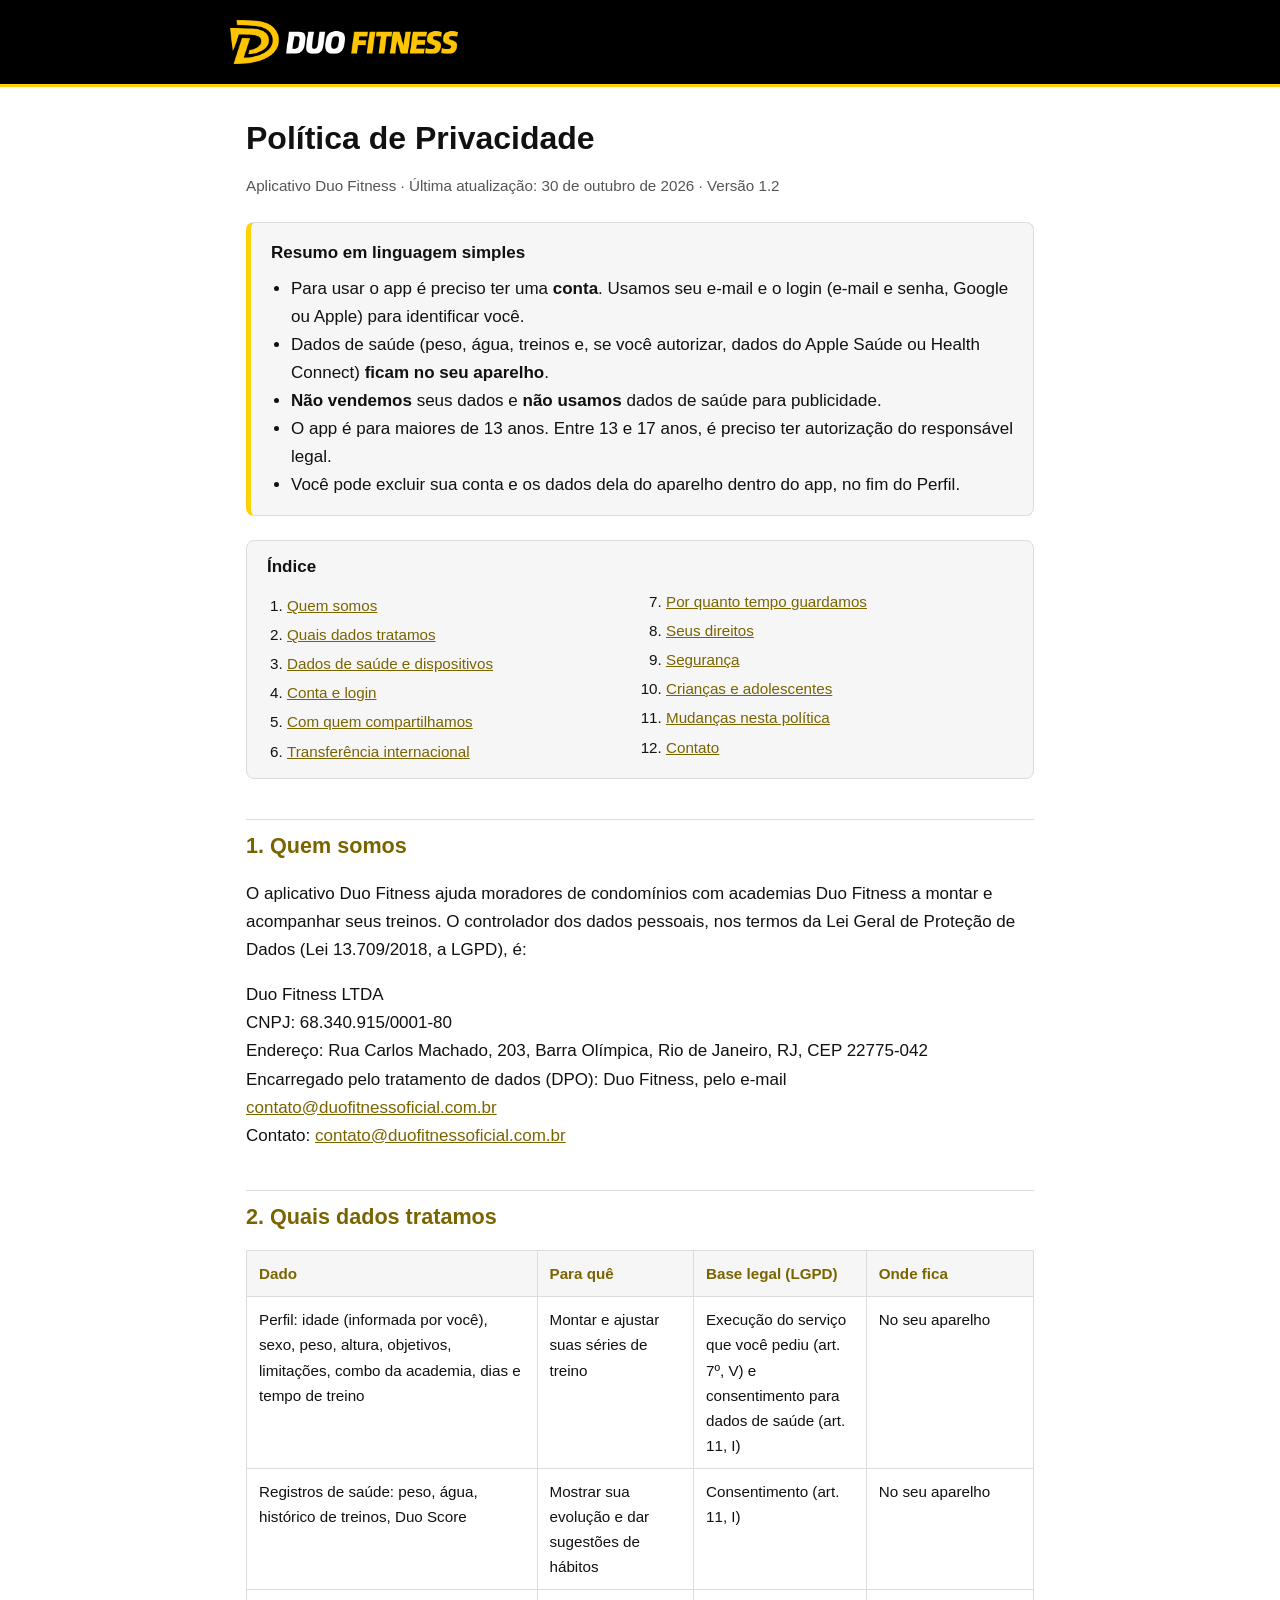
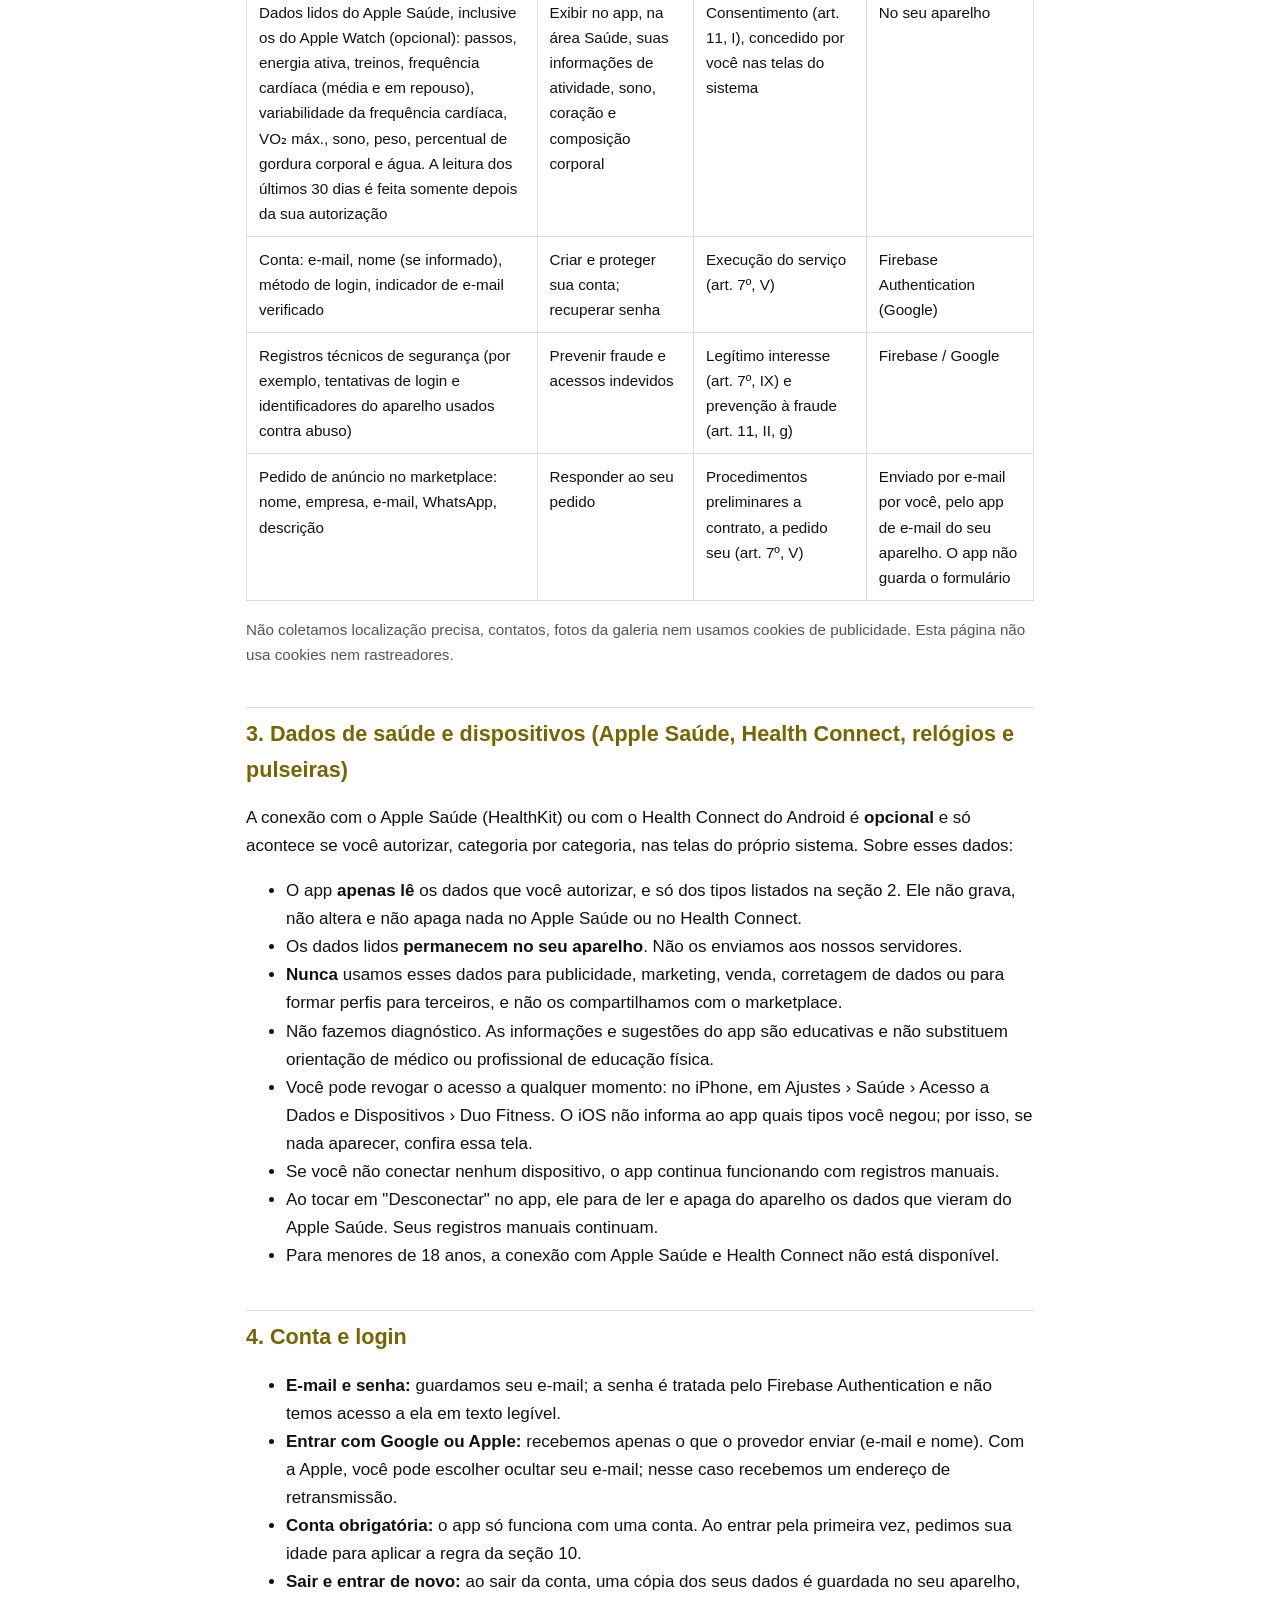
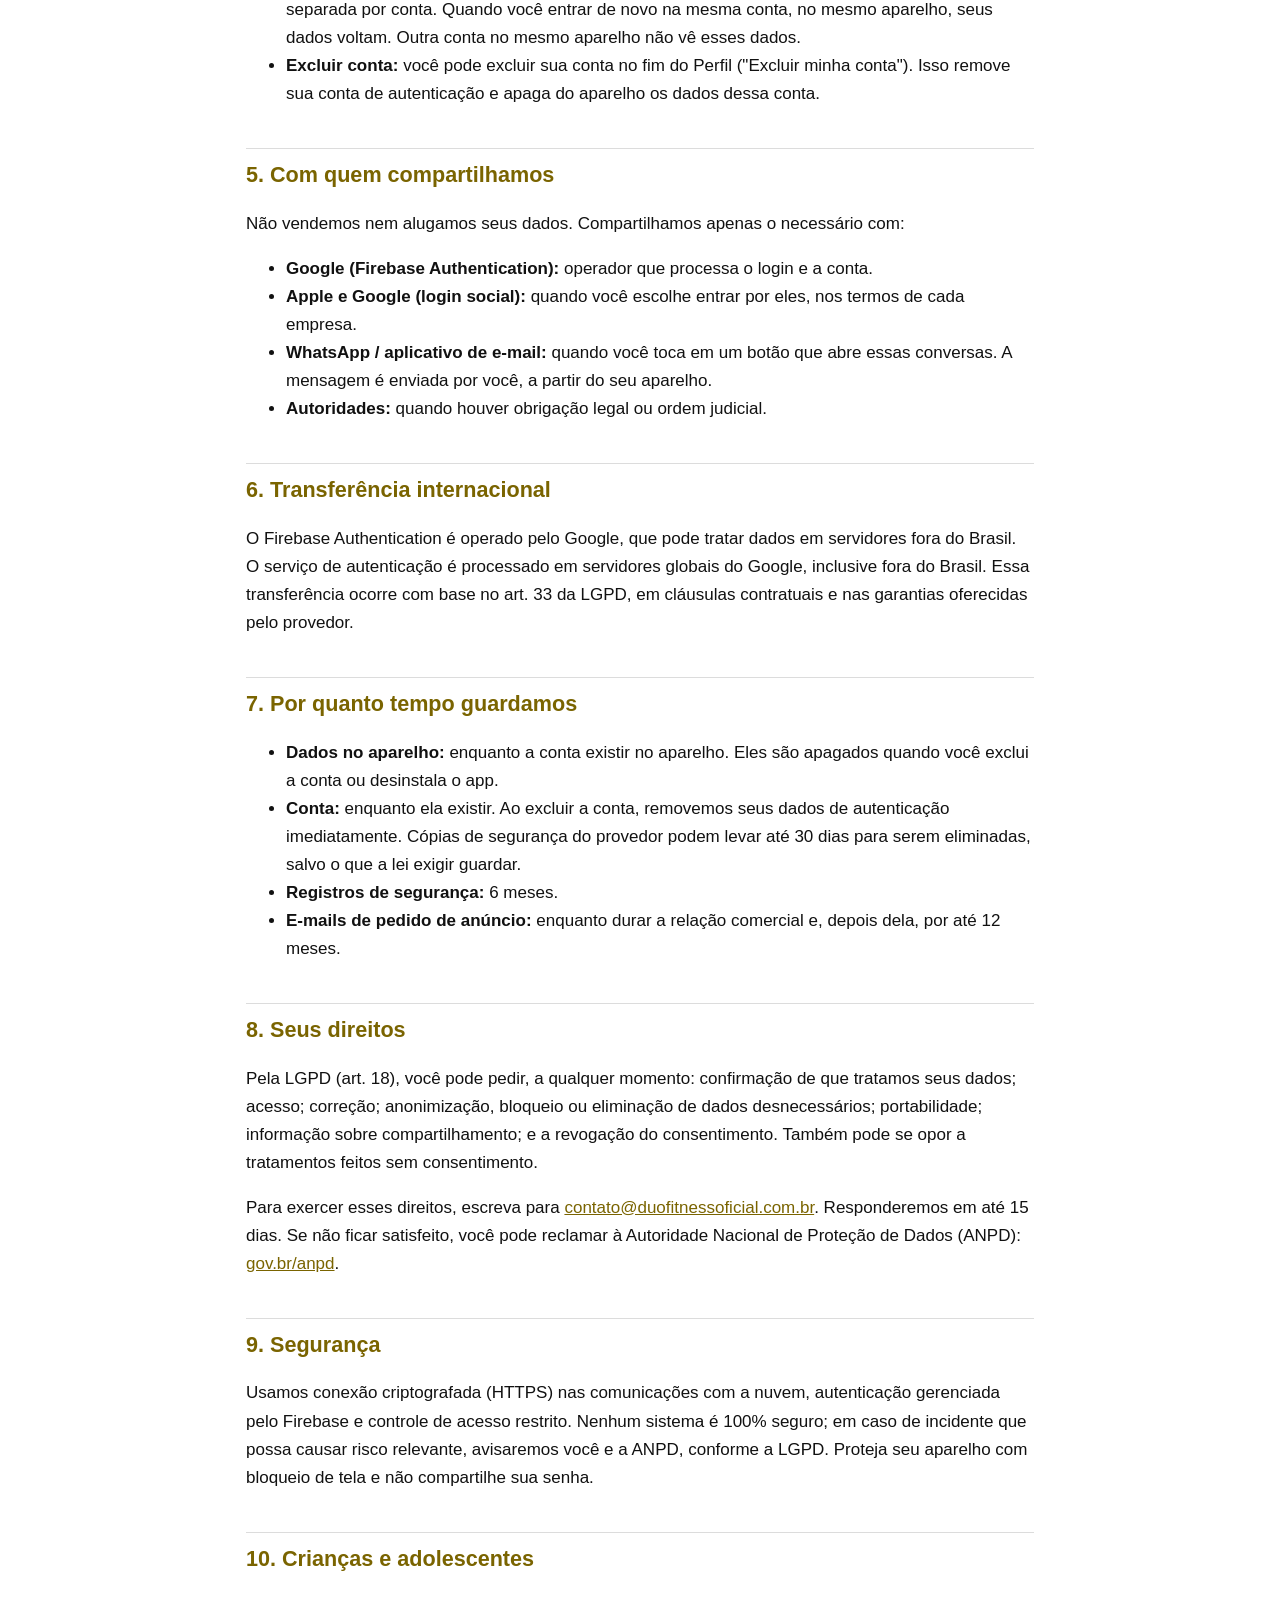
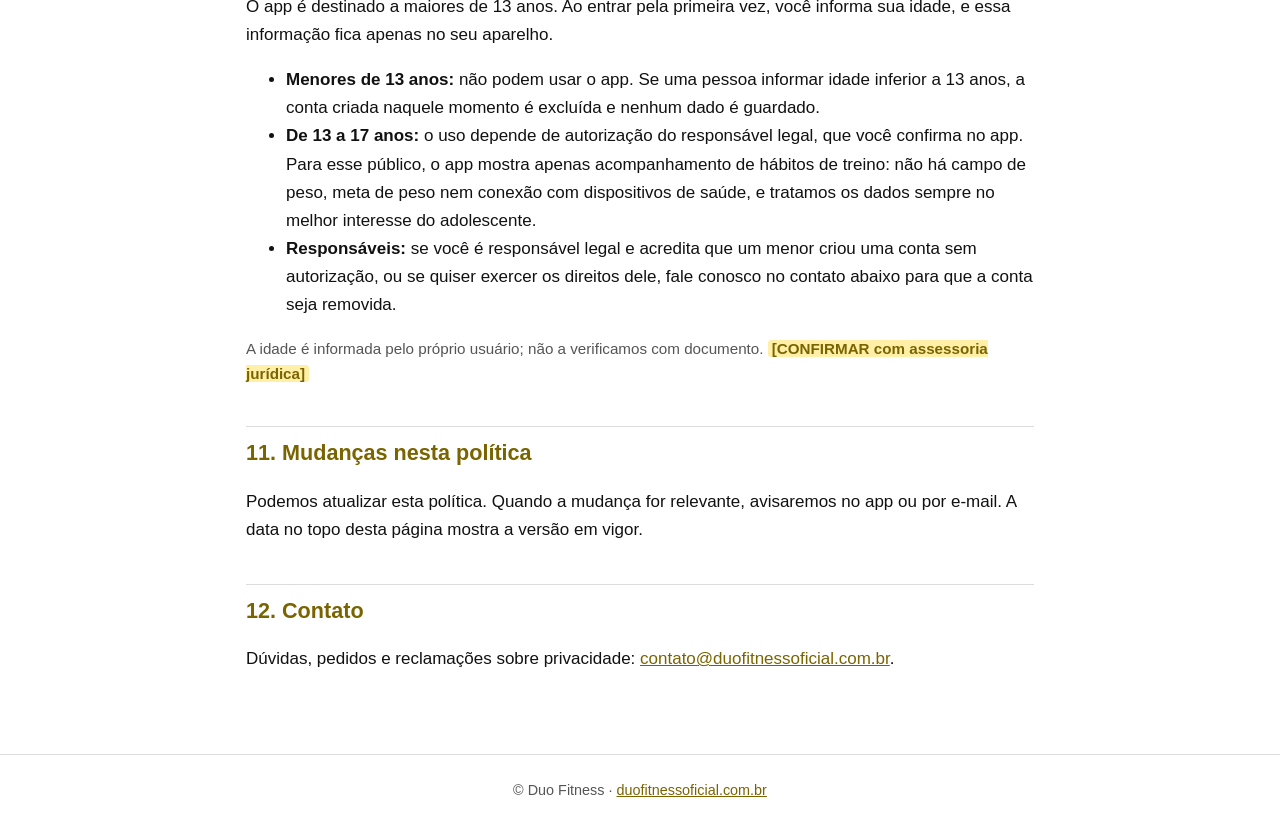
<file: privacidade/index.html>
<!DOCTYPE html>
<html lang="pt-BR">
<head>
  <meta charset="UTF-8">
  <meta name="viewport" content="width=device-width, initial-scale=1">
  <title>Política de Privacidade | Duo Fitness</title>
  <meta name="description" content="Como o aplicativo Duo Fitness coleta, usa e protege seus dados pessoais, conforme a LGPD.">
  <meta name="robots" content="index,follow">
  <link rel="stylesheet" href="legal.css">
</head>
<body>

<header class="topo">
  <div class="interno">
    <img src="../assets/logo/Logo.png" alt="Duo Fitness">
  </div>
</header>

<main>
  <h1>Política de Privacidade</h1>
  <p class="meta">Aplicativo Duo Fitness · Última atualização: 30 de outubro de 2026 · Versão 1.2</p>

  <div class="resumo">
    <strong>Resumo em linguagem simples</strong>
    <ul>
      <li>Para usar o app é preciso ter uma <strong>conta</strong>. Usamos seu e-mail e o login (e-mail e senha, Google ou Apple) para identificar você.</li>
      <li>Dados de saúde (peso, água, treinos e, se você autorizar, dados do Apple Saúde ou Health Connect) <strong>ficam no seu aparelho</strong>.</li>
      <li><strong>Não vendemos</strong> seus dados e <strong>não usamos</strong> dados de saúde para publicidade.</li>
      <li>O app é para maiores de 13 anos. Entre 13 e 17 anos, é preciso ter autorização do responsável legal.</li>
      <li>Você pode excluir sua conta e os dados dela do aparelho dentro do app, no fim do Perfil.</li>
    </ul>
  </div>

  <nav class="indice" aria-label="Índice">
    <strong>Índice</strong>
    <ol>
      <li><a href="#controlador">Quem somos</a></li>
      <li><a href="#dados">Quais dados tratamos</a></li>
      <li><a href="#saude">Dados de saúde e dispositivos</a></li>
      <li><a href="#conta">Conta e login</a></li>
      <li><a href="#compartilhamento">Com quem compartilhamos</a></li>
      <li><a href="#exterior">Transferência internacional</a></li>
      <li><a href="#retencao">Por quanto tempo guardamos</a></li>
      <li><a href="#direitos">Seus direitos</a></li>
      <li><a href="#seguranca">Segurança</a></li>
      <li><a href="#criancas">Crianças e adolescentes</a></li>
      <li><a href="#mudancas">Mudanças nesta política</a></li>
      <li><a href="#contato">Contato</a></li>
    </ol>
  </nav>

  <h2 id="controlador">1. Quem somos</h2>
  <p>O aplicativo Duo Fitness ajuda moradores de condomínios com academias Duo Fitness a montar e acompanhar seus treinos. O controlador dos dados pessoais, nos termos da Lei Geral de Proteção de Dados (Lei 13.709/2018, a LGPD), é:</p>
  <p>
    Duo Fitness LTDA<br>
    CNPJ: 68.340.915/0001-80<br>
    Endereço: Rua Carlos Machado, 203, Barra Olímpica, Rio de Janeiro, RJ, CEP 22775-042<br>
    Encarregado pelo tratamento de dados (DPO): Duo Fitness, pelo e-mail <a href="mailto:contato@duofitnessoficial.com.br">contato@duofitnessoficial.com.br</a><br>
    Contato: <a href="mailto:contato@duofitnessoficial.com.br">contato@duofitnessoficial.com.br</a>
  </p>

  <h2 id="dados">2. Quais dados tratamos</h2>
  <div class="tabela-wrap">
    <table>
      <thead>
        <tr><th>Dado</th><th>Para quê</th><th>Base legal (LGPD)</th><th>Onde fica</th></tr>
      </thead>
      <tbody>
        <tr>
          <td>Perfil: idade (informada por você), sexo, peso, altura, objetivos, limitações, combo da academia, dias e tempo de treino</td>
          <td>Montar e ajustar suas séries de treino</td>
          <td>Execução do serviço que você pediu (art. 7º, V) e consentimento para dados de saúde (art. 11, I)</td>
          <td>No seu aparelho</td>
        </tr>
        <tr>
          <td>Registros de saúde: peso, água, histórico de treinos, Duo Score</td>
          <td>Mostrar sua evolução e dar sugestões de hábitos</td>
          <td>Consentimento (art. 11, I)</td>
          <td>No seu aparelho</td>
        </tr>
        <tr>
          <td>Dados lidos do Apple Saúde, inclusive os do Apple Watch (opcional): passos, energia ativa, treinos, frequência cardíaca (média e em repouso), variabilidade da frequência cardíaca, VO₂ máx., sono, peso, percentual de gordura corporal e água. A leitura dos últimos 30 dias é feita somente depois da sua autorização</td>
          <td>Exibir no app, na área Saúde, suas informações de atividade, sono, coração e composição corporal</td>
          <td>Consentimento (art. 11, I), concedido por você nas telas do sistema</td>
          <td>No seu aparelho</td>
        </tr>
        <tr>
          <td>Conta: e-mail, nome (se informado), método de login, indicador de e-mail verificado</td>
          <td>Criar e proteger sua conta; recuperar senha</td>
          <td>Execução do serviço (art. 7º, V)</td>
          <td>Firebase Authentication (Google)</td>
        </tr>
        <tr>
          <td>Registros técnicos de segurança (por exemplo, tentativas de login e identificadores do aparelho usados contra abuso)</td>
          <td>Prevenir fraude e acessos indevidos</td>
          <td>Legítimo interesse (art. 7º, IX) e prevenção à fraude (art. 11, II, g)</td>
          <td>Firebase / Google</td>
        </tr>
        <tr>
          <td>Pedido de anúncio no marketplace: nome, empresa, e-mail, WhatsApp, descrição</td>
          <td>Responder ao seu pedido</td>
          <td>Procedimentos preliminares a contrato, a pedido seu (art. 7º, V)</td>
          <td>Enviado por e-mail por você, pelo app de e-mail do seu aparelho. O app não guarda o formulário</td>
        </tr>
      </tbody>
    </table>
  </div>
  <p class="suave">Não coletamos localização precisa, contatos, fotos da galeria nem usamos cookies de publicidade. Esta página não usa cookies nem rastreadores.</p>

  <h2 id="saude">3. Dados de saúde e dispositivos (Apple Saúde, Health Connect, relógios e pulseiras)</h2>
  <p>A conexão com o Apple Saúde (HealthKit) ou com o Health Connect do Android é <strong>opcional</strong> e só acontece se você autorizar, categoria por categoria, nas telas do próprio sistema. Sobre esses dados:</p>
  <ul>
    <li>O app <strong>apenas lê</strong> os dados que você autorizar, e só dos tipos listados na seção 2. Ele não grava, não altera e não apaga nada no Apple Saúde ou no Health Connect.</li>
    <li>Os dados lidos <strong>permanecem no seu aparelho</strong>. Não os enviamos aos nossos servidores.</li>
    <li><strong>Nunca</strong> usamos esses dados para publicidade, marketing, venda, corretagem de dados ou para formar perfis para terceiros, e não os compartilhamos com o marketplace.</li>
    <li>Não fazemos diagnóstico. As informações e sugestões do app são educativas e não substituem orientação de médico ou profissional de educação física.</li>
    <li>Você pode revogar o acesso a qualquer momento: no iPhone, em Ajustes › Saúde › Acesso a Dados e Dispositivos › Duo Fitness. O iOS não informa ao app quais tipos você negou; por isso, se nada aparecer, confira essa tela.</li>
    <li>Se você não conectar nenhum dispositivo, o app continua funcionando com registros manuais.</li>
    <li>Ao tocar em "Desconectar" no app, ele para de ler e apaga do aparelho os dados que vieram do Apple Saúde. Seus registros manuais continuam.</li>
    <li>Para menores de 18 anos, a conexão com Apple Saúde e Health Connect não está disponível.</li>
  </ul>

  <h2 id="conta">4. Conta e login</h2>
  <ul>
    <li><strong>E-mail e senha:</strong> guardamos seu e-mail; a senha é tratada pelo Firebase Authentication e não temos acesso a ela em texto legível.</li>
    <li><strong>Entrar com Google ou Apple:</strong> recebemos apenas o que o provedor enviar (e-mail e nome). Com a Apple, você pode escolher ocultar seu e-mail; nesse caso recebemos um endereço de retransmissão.</li>
    <li><strong>Conta obrigatória:</strong> o app só funciona com uma conta. Ao entrar pela primeira vez, pedimos sua idade para aplicar a regra da seção 10.</li>
    <li><strong>Sair e entrar de novo:</strong> ao sair da conta, uma cópia dos seus dados é guardada no seu aparelho, separada por conta. Quando você entrar de novo na mesma conta, no mesmo aparelho, seus dados voltam. Outra conta no mesmo aparelho não vê esses dados.</li>
    <li><strong>Excluir conta:</strong> você pode excluir sua conta no fim do Perfil ("Excluir minha conta"). Isso remove sua conta de autenticação e apaga do aparelho os dados dessa conta.</li>
  </ul>

  <h2 id="compartilhamento">5. Com quem compartilhamos</h2>
  <p>Não vendemos nem alugamos seus dados. Compartilhamos apenas o necessário com:</p>
  <ul>
    <li><strong>Google (Firebase Authentication):</strong> operador que processa o login e a conta.</li>
    <li><strong>Apple e Google (login social):</strong> quando você escolhe entrar por eles, nos termos de cada empresa.</li>
    <li><strong>WhatsApp / aplicativo de e-mail:</strong> quando você toca em um botão que abre essas conversas. A mensagem é enviada por você, a partir do seu aparelho.</li>
    <li><strong>Autoridades:</strong> quando houver obrigação legal ou ordem judicial.</li>
  </ul>

  <h2 id="exterior">6. Transferência internacional</h2>
  <p>O Firebase Authentication é operado pelo Google, que pode tratar dados em servidores fora do Brasil. O serviço de autenticação é processado em servidores globais do Google, inclusive fora do Brasil. Essa transferência ocorre com base no art. 33 da LGPD, em cláusulas contratuais e nas garantias oferecidas pelo provedor.</p>

  <h2 id="retencao">7. Por quanto tempo guardamos</h2>
  <ul>
    <li><strong>Dados no aparelho:</strong> enquanto a conta existir no aparelho. Eles são apagados quando você exclui a conta ou desinstala o app.</li>
    <li><strong>Conta:</strong> enquanto ela existir. Ao excluir a conta, removemos seus dados de autenticação imediatamente. Cópias de segurança do provedor podem levar até 30 dias para serem eliminadas, salvo o que a lei exigir guardar.</li>
    <li><strong>Registros de segurança:</strong> 6 meses.</li>
    <li><strong>E-mails de pedido de anúncio:</strong> enquanto durar a relação comercial e, depois dela, por até 12 meses.</li>
  </ul>

  <h2 id="direitos">8. Seus direitos</h2>
  <p>Pela LGPD (art. 18), você pode pedir, a qualquer momento: confirmação de que tratamos seus dados; acesso; correção; anonimização, bloqueio ou eliminação de dados desnecessários; portabilidade; informação sobre compartilhamento; e a revogação do consentimento. Também pode se opor a tratamentos feitos sem consentimento.</p>
  <p>Para exercer esses direitos, escreva para <a href="mailto:contato@duofitnessoficial.com.br">contato@duofitnessoficial.com.br</a>. Responderemos em até 15 dias. Se não ficar satisfeito, você pode reclamar à Autoridade Nacional de Proteção de Dados (ANPD): <a href="https://www.gov.br/anpd" rel="noopener">gov.br/anpd</a>.</p>

  <h2 id="seguranca">9. Segurança</h2>
  <p>Usamos conexão criptografada (HTTPS) nas comunicações com a nuvem, autenticação gerenciada pelo Firebase e controle de acesso restrito. Nenhum sistema é 100% seguro; em caso de incidente que possa causar risco relevante, avisaremos você e a ANPD, conforme a LGPD. Proteja seu aparelho com bloqueio de tela e não compartilhe sua senha.</p>

  <h2 id="criancas">10. Crianças e adolescentes</h2>
  <p>O app é destinado a maiores de 13 anos. Ao entrar pela primeira vez, você informa sua idade, e essa informação fica apenas no seu aparelho.</p>
  <ul>
    <li><strong>Menores de 13 anos:</strong> não podem usar o app. Se uma pessoa informar idade inferior a 13 anos, a conta criada naquele momento é excluída e nenhum dado é guardado.</li>
    <li><strong>De 13 a 17 anos:</strong> o uso depende de autorização do responsável legal, que você confirma no app. Para esse público, o app mostra apenas acompanhamento de hábitos de treino: não há campo de peso, meta de peso nem conexão com dispositivos de saúde, e tratamos os dados sempre no melhor interesse do adolescente.</li>
    <li><strong>Responsáveis:</strong> se você é responsável legal e acredita que um menor criou uma conta sem autorização, ou se quiser exercer os direitos dele, fale conosco no contato abaixo para que a conta seja removida.</li>
  </ul>
  <p class="suave">A idade é informada pelo próprio usuário; não a verificamos com documento. <span class="pendente">[CONFIRMAR com assessoria jurídica]</span></p>

  <h2 id="mudancas">11. Mudanças nesta política</h2>
  <p>Podemos atualizar esta política. Quando a mudança for relevante, avisaremos no app ou por e-mail. A data no topo desta página mostra a versão em vigor.</p>

  <h2 id="contato">12. Contato</h2>
  <p>Dúvidas, pedidos e reclamações sobre privacidade: <a href="mailto:contato@duofitnessoficial.com.br">contato@duofitnessoficial.com.br</a>.</p>
</main>

<footer>
  © Duo Fitness · <a href="https://duofitnessoficial.com.br/">duofitnessoficial.com.br</a>
</footer>

</body>
</html>
</file>
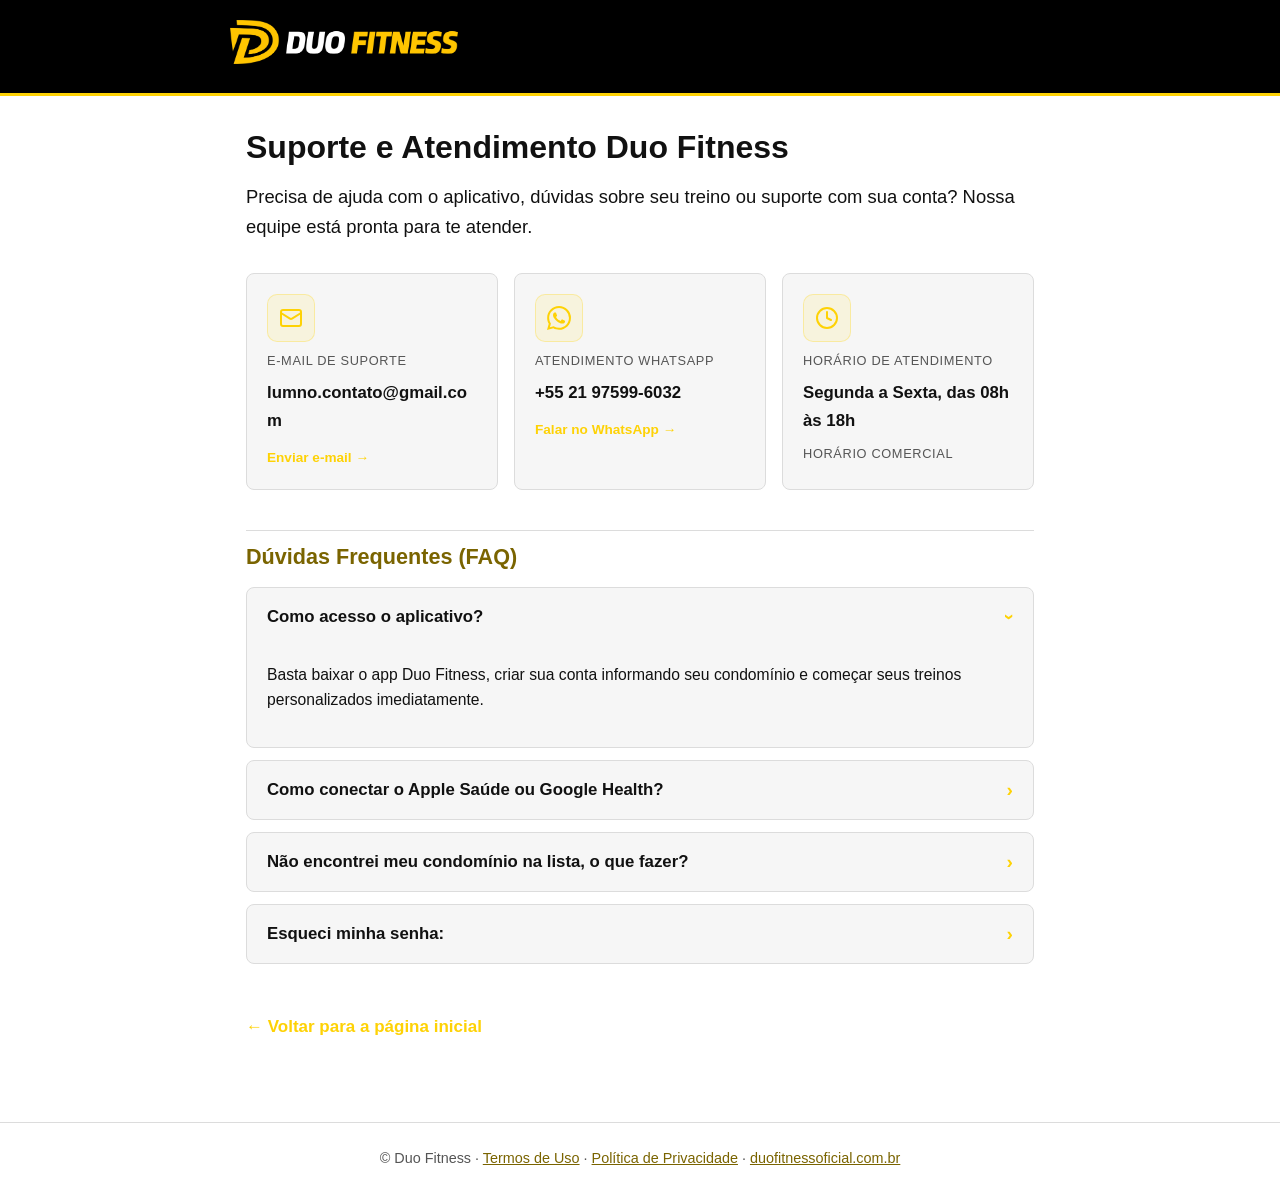
<file: suporte/index.html>
<!DOCTYPE html>
<html lang="pt-BR">
<head>
  <meta charset="UTF-8">
  <meta name="viewport" content="width=device-width, initial-scale=1">
  <title>Suporte e Atendimento | Duo Fitness</title>
  <meta name="description" content="Suporte e Atendimento Duo Fitness: ajuda com o aplicativo, dúvidas sobre treino, conexão com Apple Saúde e Google Health.">
  <meta name="robots" content="index,follow">
  <link rel="icon" type="image/png" href="../assets/logo/simbolo.png">
  <link rel="stylesheet" href="../privacidade/legal.css">
  <style>
    .suporte-intro {
      font-size: 1.15rem;
      line-height: 1.6;
      margin: 16px 0 32px;
      color: var(--texto);
    }
    .canais-grid {
      display: grid;
      grid-template-columns: repeat(auto-fit, minmax(240px, 1fr));
      gap: 16px;
      margin: 28px 0 40px;
    }
    .canal-card {
      background: var(--card);
      border: 1px solid var(--borda);
      border-radius: 8px;
      padding: 20px;
      display: flex;
      flex-direction: column;
      gap: 8px;
      text-decoration: none;
      color: inherit;
      transition: border-color 0.2s ease, transform 0.2s ease;
    }
    .canal-card:hover {
      border-color: var(--amarelo);
      transform: translateY(-2px);
    }
    .canal-icone {
      width: 48px;
      height: 48px;
      border-radius: 10px;
      background: rgba(254, 210, 5, 0.1);
      border: 1px solid rgba(254, 210, 5, 0.28);
      display: flex;
      align-items: center;
      justify-content: center;
      color: var(--amarelo);
      transition: all 0.25s ease;
      flex-shrink: 0;
    }
    .canal-card:hover .canal-icone {
      background: rgba(254, 210, 5, 0.2);
      border-color: var(--amarelo);
      box-shadow: 0 0 16px rgba(254, 210, 5, 0.35);
      transform: scale(1.05);
    }
    .canal-icone svg {
      width: 24px;
      height: 24px;
      display: block;
    }
    .canal-label {
      font-size: 0.8rem;
      text-transform: uppercase;
      letter-spacing: 0.05em;
      color: var(--texto-suave);
    }
    .canal-valor {
      font-size: 1.05rem;
      font-weight: 700;
      color: var(--texto);
      word-break: break-word;
    }
    .canal-acao {
      font-size: 0.85rem;
      color: var(--amarelo);
      font-weight: 600;
      margin-top: 4px;
    }
    .faq-item {
      background: var(--card);
      border: 1px solid var(--borda);
      border-radius: 8px;
      margin-bottom: 12px;
      overflow: hidden;
    }
    .faq-pergunta {
      width: 100%;
      display: flex;
      justify-content: space-between;
      align-items: center;
      gap: 12px;
      background: none;
      border: none;
      color: var(--texto);
      font-size: 1.05rem;
      font-weight: 700;
      text-align: left;
      padding: 18px 20px;
      cursor: pointer;
    }
    .faq-pergunta:hover {
      color: var(--amarelo);
    }
    .faq-icone {
      color: var(--amarelo);
      font-size: 1.2rem;
      transition: transform 0.2s ease;
    }
    .faq-item.aberto .faq-icone {
      transform: rotate(90deg);
    }
    .faq-resposta {
      display: none;
      padding: 0 20px 20px;
      color: var(--texto-suave);
      font-size: 0.98rem;
      line-height: 1.6;
    }
    .faq-item.aberto .faq-resposta {
      display: block;
    }
    .voltar-home {
      display: inline-block;
      margin-top: 32px;
      color: var(--amarelo);
      text-decoration: none;
      font-weight: 700;
    }
    .voltar-home:hover {
      text-decoration: underline;
    }
  </style>
</head>
<body>

<header class="topo">
  <div class="interno">
    <a href="../" title="Duo Fitness - Início">
      <img src="../assets/logo/Logo.png" alt="Duo Fitness">
    </a>
  </div>
</header>

<main>
  <h1>Suporte e Atendimento Duo Fitness</h1>
  <p class="suporte-intro">Precisa de ajuda com o aplicativo, dúvidas sobre seu treino ou suporte com sua conta? Nossa equipe está pronta para te atender.</p>

  <div class="canais-grid">
    <a href="mailto:lumno.contato@gmail.com" class="canal-card">
      <div class="canal-icone" aria-hidden="true">
        <svg viewBox="0 0 24 24" fill="none" stroke="currentColor" stroke-width="2" stroke-linecap="round" stroke-linejoin="round">
          <rect x="2" y="4" width="20" height="16" rx="2"></rect>
          <path d="m22 7-8.97 5.7a1.94 1.94 0 0 1-2.06 0L2 7"></path>
        </svg>
      </div>
      <span class="canal-label">E-mail de Suporte</span>
      <strong class="canal-valor">lumno.contato@gmail.com</strong>
      <span class="canal-acao">Enviar e-mail &rarr;</span>
    </a>

    <a href="https://wa.me/5521975996032?text=Ol%C3%A1%2C%20preciso%20de%20ajuda%20com%20o%20aplicativo%20Duo%20Fitness" target="_blank" rel="noopener noreferrer" class="canal-card">
      <div class="canal-icone" aria-hidden="true">
        <svg viewBox="0 0 24 24" fill="currentColor">
          <path d="M17.472 14.382c-.297-.149-1.758-.867-2.03-.967-.273-.099-.471-.148-.67.15-.197.297-.767.966-.94 1.164-.173.199-.347.223-.644.075-.297-.15-1.255-.463-2.39-1.475-.883-.788-1.48-1.761-1.653-2.059-.173-.297-.018-.458.13-.606.134-.133.298-.347.446-.52.149-.174.198-.298.298-.497.099-.198.05-.371-.025-.52-.075-.149-.669-1.612-.916-2.207-.242-.579-.487-.5-.669-.51-.173-.008-.371-.01-.57-.01-.198 0-.52.074-.792.372-.272.297-1.04 1.016-1.04 2.479 0 1.462 1.065 2.875 1.213 3.074.149.198 2.096 3.2 5.077 4.487.709.306 1.262.489 1.694.625.712.227 1.36.195 1.871.118.571-.085 1.758-.719 2.006-1.413.248-.694.248-1.289.173-1.413-.074-.124-.272-.198-.57-.347m-5.421 7.403h-.004a9.87 9.87 0 01-5.031-1.378l-.361-.214-3.741.982.998-3.648-.235-.374a9.86 9.86 0 01-1.51-5.26c.001-5.45 4.436-9.884 9.888-9.884 2.64 0 5.122 1.03 6.988 2.898a9.825 9.825 0 012.893 6.994c-.003 5.45-4.437 9.884-9.885 9.884m8.413-18.297A11.815 11.815 0 0012.05 0C5.495 0 .16 5.335.157 11.892c0 2.096.547 4.142 1.588 5.945L0 24l6.335-1.662c1.746.953 3.71 1.456 5.711 1.457h.005c6.554 0 11.89-5.335 11.893-11.893a11.82 11.82 0 00-3.48-8.413z"/>
        </svg>
      </div>
      <span class="canal-label">Atendimento WhatsApp</span>
      <strong class="canal-valor">+55 21 97599-6032</strong>
      <span class="canal-acao">Falar no WhatsApp &rarr;</span>
    </a>

    <div class="canal-card">
      <div class="canal-icone" aria-hidden="true">
        <svg viewBox="0 0 24 24" fill="none" stroke="currentColor" stroke-width="2" stroke-linecap="round" stroke-linejoin="round">
          <circle cx="12" cy="12" r="10"></circle>
          <polyline points="12 6 12 12 16 14"></polyline>
        </svg>
      </div>
      <span class="canal-label">Horário de Atendimento</span>
      <strong class="canal-valor">Segunda a Sexta, das 08h às 18h</strong>
      <span class="canal-label">Horário comercial</span>
    </div>
  </div>

  <h2>Dúvidas Frequentes (FAQ)</h2>

  <div class="faq-item aberto">
    <button type="button" class="faq-pergunta" onclick="toggleFaqItem(this)">
      <span>Como acesso o aplicativo?</span>
      <span class="faq-icone">›</span>
    </button>
    <div class="faq-resposta">
      <p>Basta baixar o app Duo Fitness, criar sua conta informando seu condomínio e começar seus treinos personalizados imediatamente.</p>
    </div>
  </div>

  <div class="faq-item">
    <button type="button" class="faq-pergunta" onclick="toggleFaqItem(this)">
      <span>Como conectar o Apple Saúde ou Google Health?</span>
      <span class="faq-icone">›</span>
    </button>
    <div class="faq-resposta">
      <p>Acesse a aba "Saúde" no menu inferior do aplicativo e toque em "Conectar Apple Saúde" (no iPhone) ou "Conectar Google Health" (no Android).</p>
    </div>
  </div>

  <div class="faq-item">
    <button type="button" class="faq-pergunta" onclick="toggleFaqItem(this)">
      <span>Não encontrei meu condomínio na lista, o que fazer?</span>
      <span class="faq-icone">›</span>
    </button>
    <div class="faq-resposta">
      <p>Novos condomínios são cadastrados pela administração. Entre em contato conosco pelo e-mail ou WhatsApp para verificar a ativação do seu espaço.</p>
    </div>
  </div>

  <div class="faq-item">
    <button type="button" class="faq-pergunta" onclick="toggleFaqItem(this)">
      <span>Esqueci minha senha:</span>
      <span class="faq-icone">›</span>
    </button>
    <div class="faq-resposta">
      <p>Na tela de login do app, toque em "Esqueci minha senha" e informe seu e-mail para receber as instruções de recuperação.</p>
    </div>
  </div>

  <p><a href="../" class="voltar-home">&larr; Voltar para a página inicial</a></p>
</main>

<footer>
  © Duo Fitness · <a href="../termos/">Termos de Uso</a> · <a href="../privacidade/">Política de Privacidade</a> · <a href="../">duofitnessoficial.com.br</a>
</footer>

<script>
  function toggleFaqItem(btn) {
    const item = btn.closest('.faq-item');
    item.classList.toggle('aberto');
  }
</script>

</body>
</html>
</file>
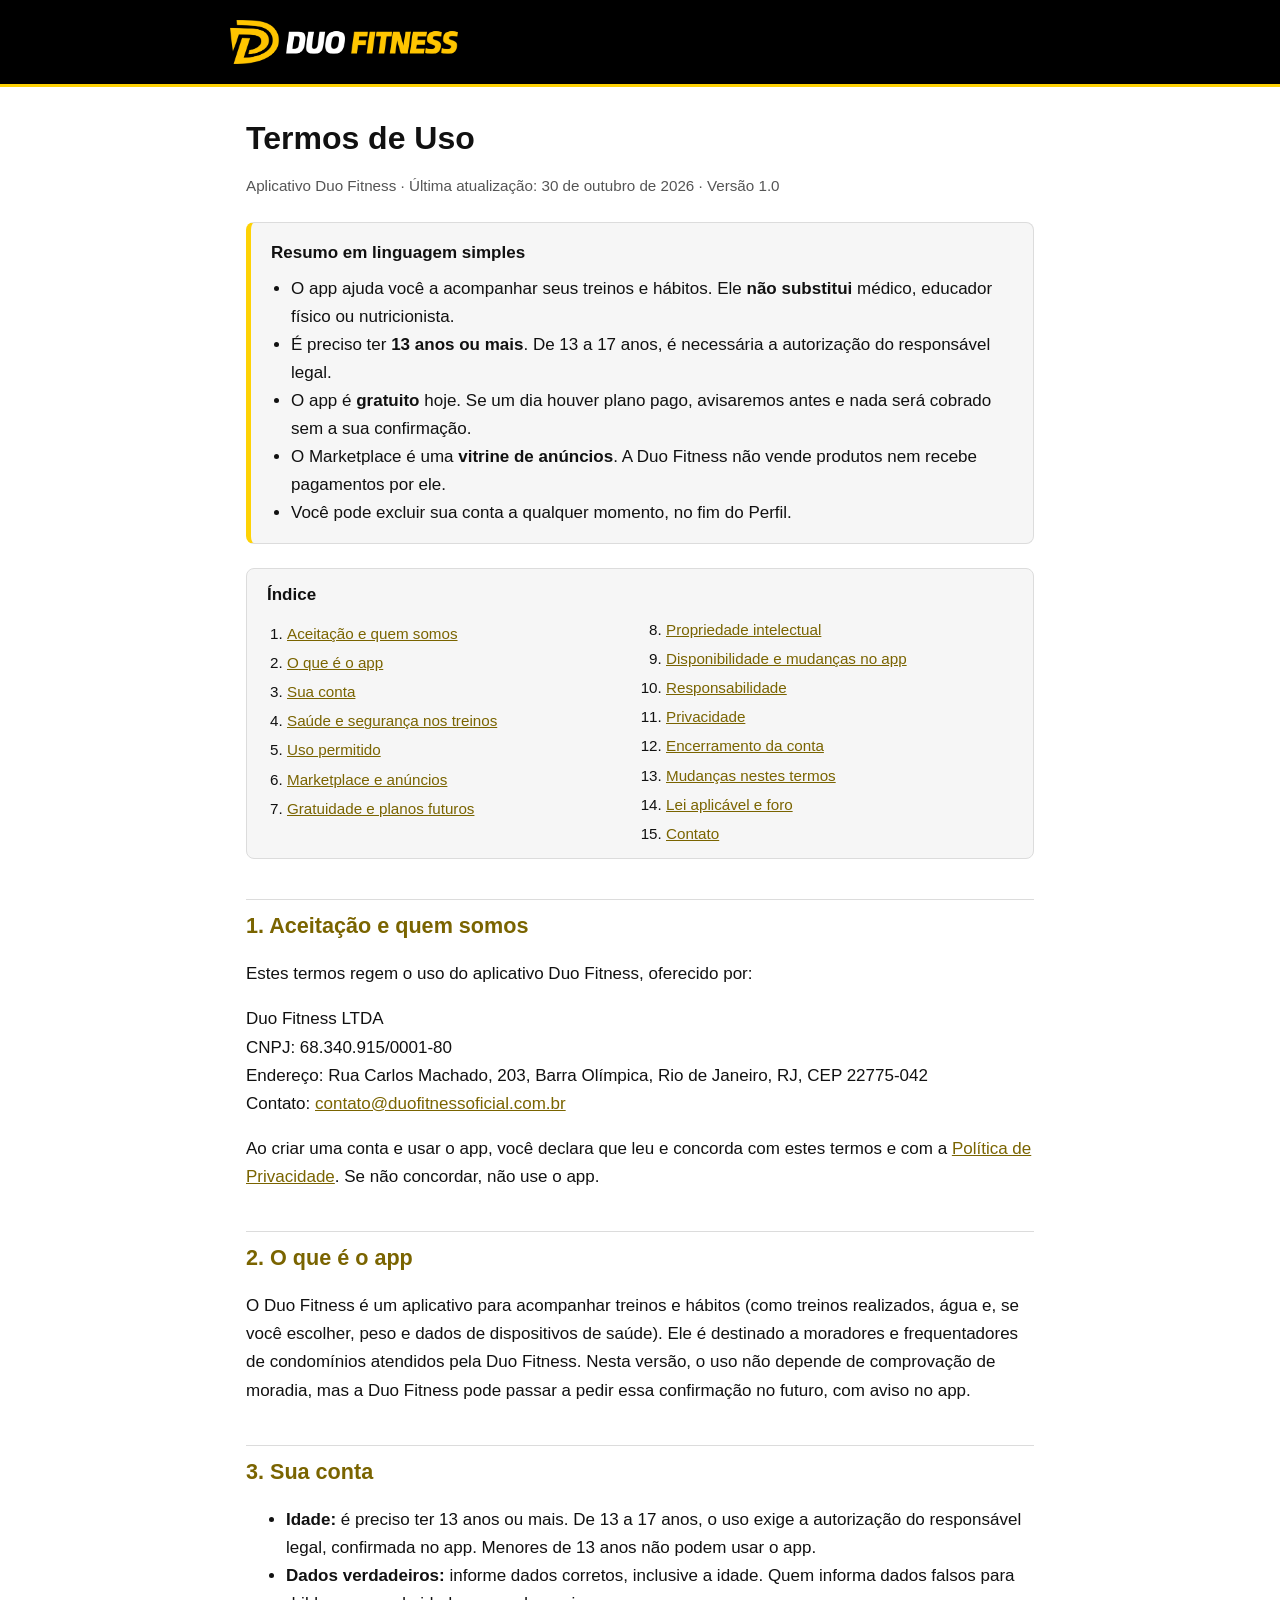
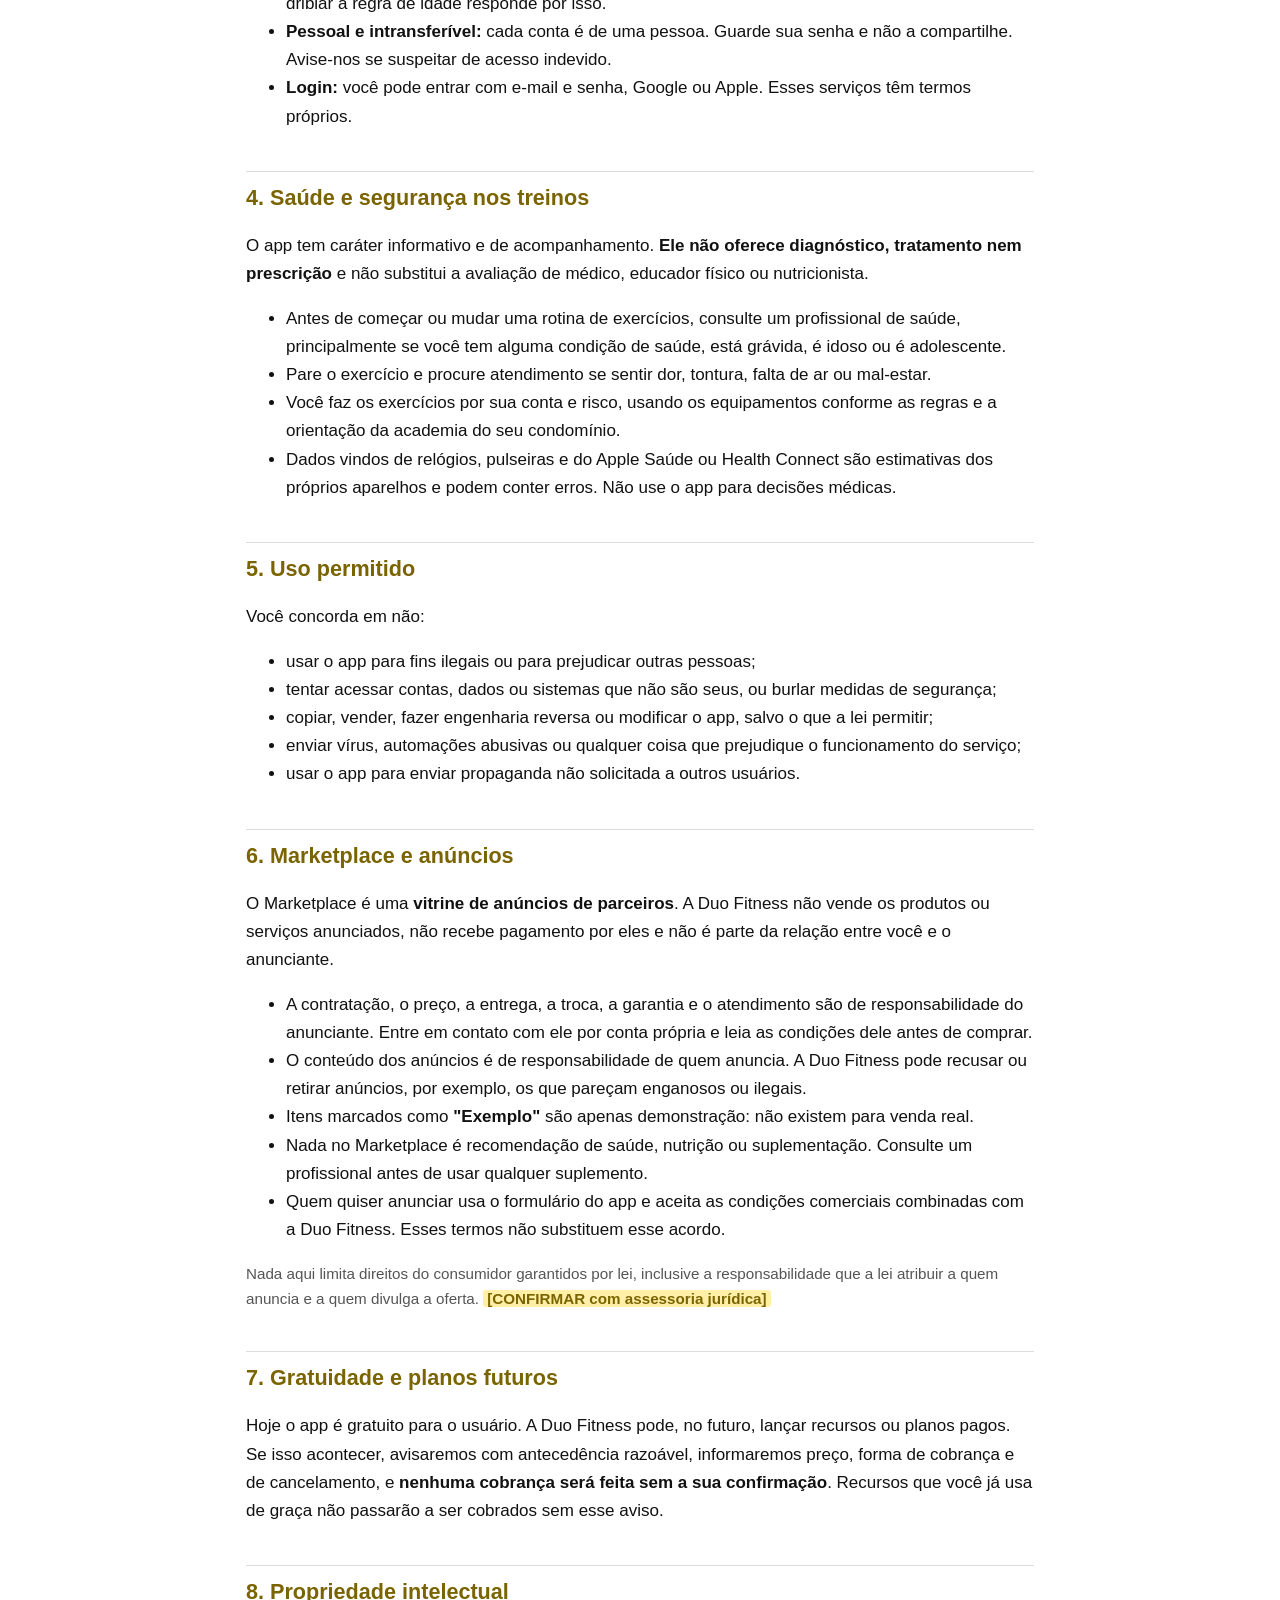
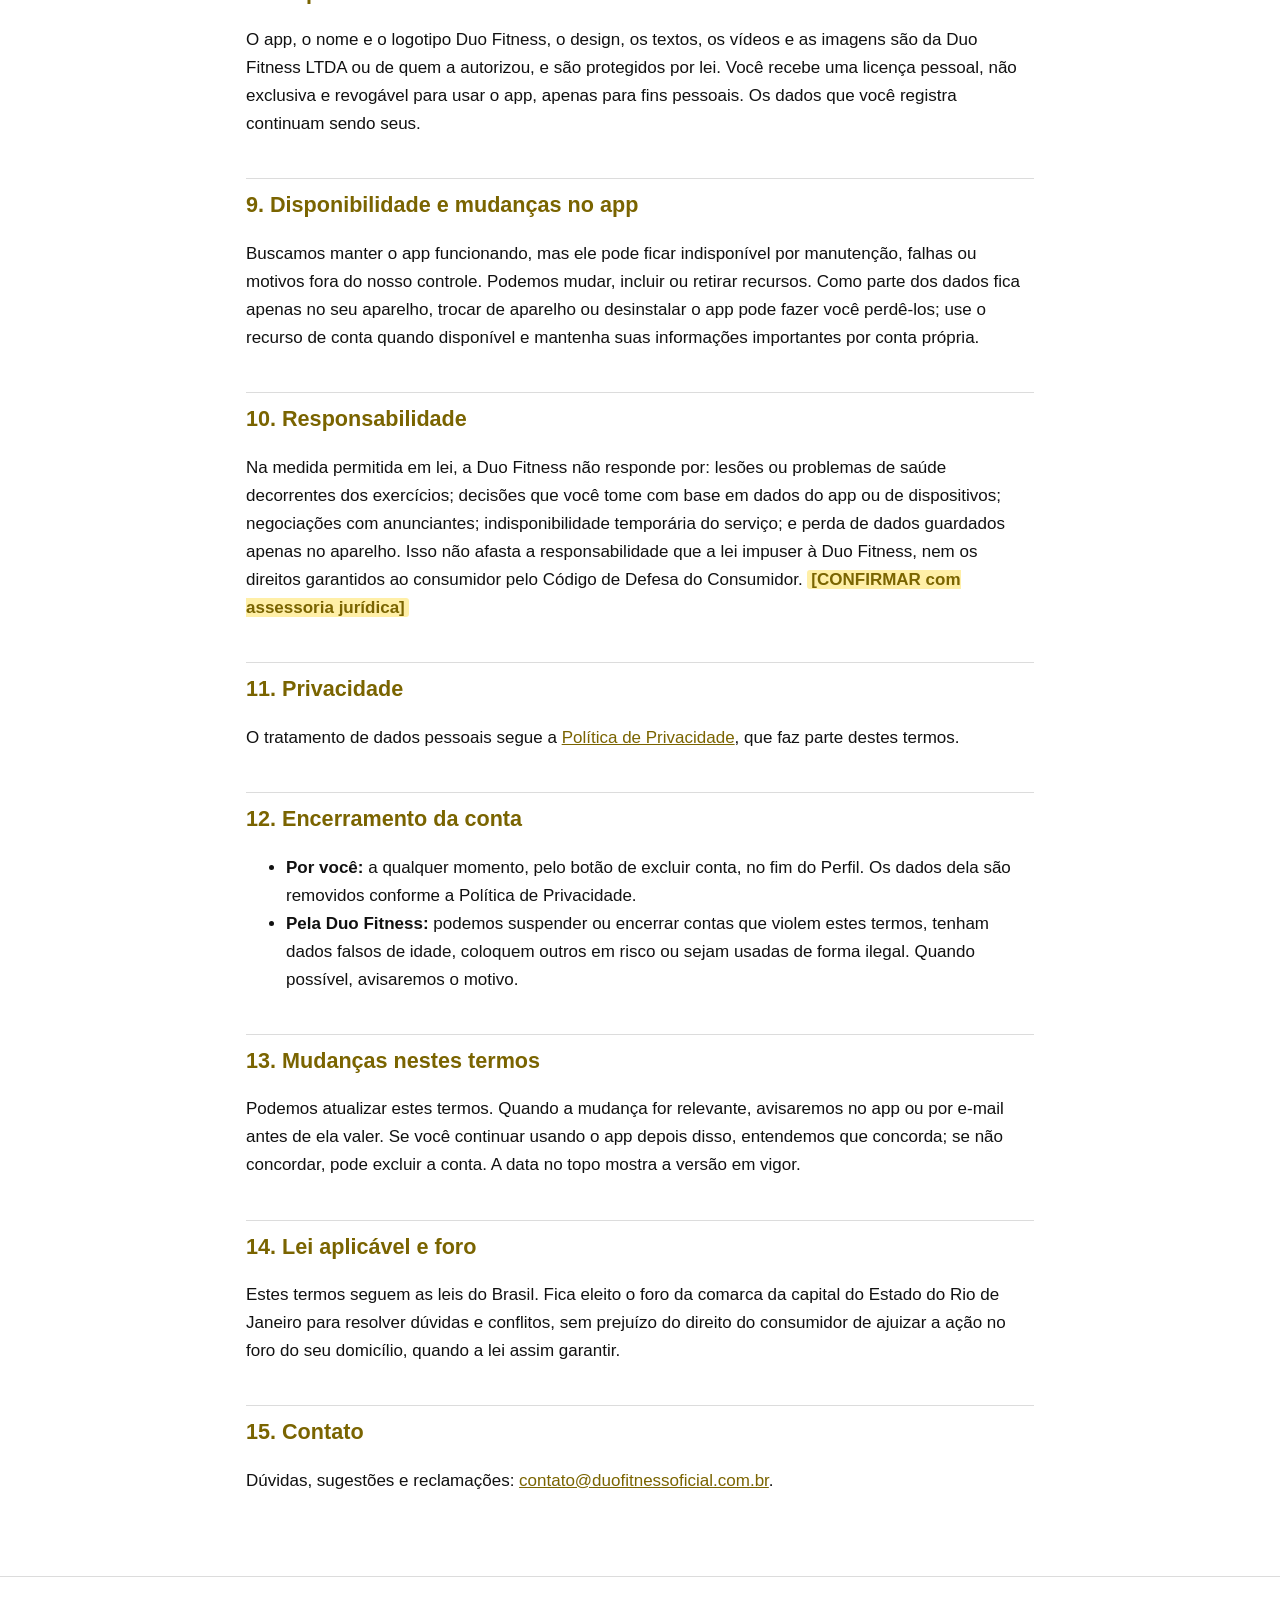
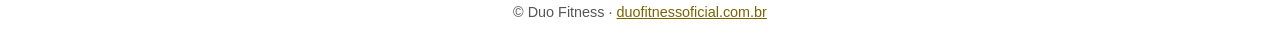
<file: termos/index.html>
<!DOCTYPE html>
<html lang="pt-BR">
<head>
  <meta charset="UTF-8">
  <meta name="viewport" content="width=device-width, initial-scale=1">
  <title>Termos de Uso | Duo Fitness</title>
  <meta name="description" content="Regras de uso do aplicativo Duo Fitness: conta, saúde, marketplace, responsabilidades e foro.">
  <meta name="robots" content="index,follow">
  <link rel="stylesheet" href="../privacidade/legal.css">
</head>
<body>

<header class="topo">
  <div class="interno">
    <img src="../assets/logo/Logo.png" alt="Duo Fitness">
  </div>
</header>

<main>
  <h1>Termos de Uso</h1>
  <p class="meta">Aplicativo Duo Fitness · Última atualização: 30 de outubro de 2026 · Versão 1.0</p>

  <div class="resumo">
    <strong>Resumo em linguagem simples</strong>
    <ul>
      <li>O app ajuda você a acompanhar seus treinos e hábitos. Ele <strong>não substitui</strong> médico, educador físico ou nutricionista.</li>
      <li>É preciso ter <strong>13 anos ou mais</strong>. De 13 a 17 anos, é necessária a autorização do responsável legal.</li>
      <li>O app é <strong>gratuito</strong> hoje. Se um dia houver plano pago, avisaremos antes e nada será cobrado sem a sua confirmação.</li>
      <li>O Marketplace é uma <strong>vitrine de anúncios</strong>. A Duo Fitness não vende produtos nem recebe pagamentos por ele.</li>
      <li>Você pode excluir sua conta a qualquer momento, no fim do Perfil.</li>
    </ul>
  </div>

  <nav class="indice" aria-label="Índice">
    <strong>Índice</strong>
    <ol>
      <li><a href="#aceite">Aceitação e quem somos</a></li>
      <li><a href="#app">O que é o app</a></li>
      <li><a href="#conta">Sua conta</a></li>
      <li><a href="#saude">Saúde e segurança nos treinos</a></li>
      <li><a href="#uso">Uso permitido</a></li>
      <li><a href="#marketplace">Marketplace e anúncios</a></li>
      <li><a href="#gratuidade">Gratuidade e planos futuros</a></li>
      <li><a href="#propriedade">Propriedade intelectual</a></li>
      <li><a href="#disponibilidade">Disponibilidade e mudanças no app</a></li>
      <li><a href="#responsabilidade">Responsabilidade</a></li>
      <li><a href="#privacidade">Privacidade</a></li>
      <li><a href="#encerramento">Encerramento da conta</a></li>
      <li><a href="#mudancas">Mudanças nestes termos</a></li>
      <li><a href="#foro">Lei aplicável e foro</a></li>
      <li><a href="#contato">Contato</a></li>
    </ol>
  </nav>

  <h2 id="aceite">1. Aceitação e quem somos</h2>
  <p>Estes termos regem o uso do aplicativo Duo Fitness, oferecido por:</p>
  <p>
    Duo Fitness LTDA<br>
    CNPJ: 68.340.915/0001-80<br>
    Endereço: Rua Carlos Machado, 203, Barra Olímpica, Rio de Janeiro, RJ, CEP 22775-042<br>
    Contato: <a href="mailto:contato@duofitnessoficial.com.br">contato@duofitnessoficial.com.br</a>
  </p>
  <p>Ao criar uma conta e usar o app, você declara que leu e concorda com estes termos e com a <a href="../privacidade/">Política de Privacidade</a>. Se não concordar, não use o app.</p>

  <h2 id="app">2. O que é o app</h2>
  <p>O Duo Fitness é um aplicativo para acompanhar treinos e hábitos (como treinos realizados, água e, se você escolher, peso e dados de dispositivos de saúde). Ele é destinado a moradores e frequentadores de condomínios atendidos pela Duo Fitness. Nesta versão, o uso não depende de comprovação de moradia, mas a Duo Fitness pode passar a pedir essa confirmação no futuro, com aviso no app.</p>

  <h2 id="conta">3. Sua conta</h2>
  <ul>
    <li><strong>Idade:</strong> é preciso ter 13 anos ou mais. De 13 a 17 anos, o uso exige a autorização do responsável legal, confirmada no app. Menores de 13 anos não podem usar o app.</li>
    <li><strong>Dados verdadeiros:</strong> informe dados corretos, inclusive a idade. Quem informa dados falsos para driblar a regra de idade responde por isso.</li>
    <li><strong>Pessoal e intransferível:</strong> cada conta é de uma pessoa. Guarde sua senha e não a compartilhe. Avise-nos se suspeitar de acesso indevido.</li>
    <li><strong>Login:</strong> você pode entrar com e-mail e senha, Google ou Apple. Esses serviços têm termos próprios.</li>
  </ul>

  <h2 id="saude">4. Saúde e segurança nos treinos</h2>
  <p>O app tem caráter informativo e de acompanhamento. <strong>Ele não oferece diagnóstico, tratamento nem prescrição</strong> e não substitui a avaliação de médico, educador físico ou nutricionista.</p>
  <ul>
    <li>Antes de começar ou mudar uma rotina de exercícios, consulte um profissional de saúde, principalmente se você tem alguma condição de saúde, está grávida, é idoso ou é adolescente.</li>
    <li>Pare o exercício e procure atendimento se sentir dor, tontura, falta de ar ou mal-estar.</li>
    <li>Você faz os exercícios por sua conta e risco, usando os equipamentos conforme as regras e a orientação da academia do seu condomínio.</li>
    <li>Dados vindos de relógios, pulseiras e do Apple Saúde ou Health Connect são estimativas dos próprios aparelhos e podem conter erros. Não use o app para decisões médicas.</li>
  </ul>

  <h2 id="uso">5. Uso permitido</h2>
  <p>Você concorda em não:</p>
  <ul>
    <li>usar o app para fins ilegais ou para prejudicar outras pessoas;</li>
    <li>tentar acessar contas, dados ou sistemas que não são seus, ou burlar medidas de segurança;</li>
    <li>copiar, vender, fazer engenharia reversa ou modificar o app, salvo o que a lei permitir;</li>
    <li>enviar vírus, automações abusivas ou qualquer coisa que prejudique o funcionamento do serviço;</li>
    <li>usar o app para enviar propaganda não solicitada a outros usuários.</li>
  </ul>

  <h2 id="marketplace">6. Marketplace e anúncios</h2>
  <p>O Marketplace é uma <strong>vitrine de anúncios de parceiros</strong>. A Duo Fitness não vende os produtos ou serviços anunciados, não recebe pagamento por eles e não é parte da relação entre você e o anunciante.</p>
  <ul>
    <li>A contratação, o preço, a entrega, a troca, a garantia e o atendimento são de responsabilidade do anunciante. Entre em contato com ele por conta própria e leia as condições dele antes de comprar.</li>
    <li>O conteúdo dos anúncios é de responsabilidade de quem anuncia. A Duo Fitness pode recusar ou retirar anúncios, por exemplo, os que pareçam enganosos ou ilegais.</li>
    <li>Itens marcados como <strong>"Exemplo"</strong> são apenas demonstração: não existem para venda real.</li>
    <li>Nada no Marketplace é recomendação de saúde, nutrição ou suplementação. Consulte um profissional antes de usar qualquer suplemento.</li>
    <li>Quem quiser anunciar usa o formulário do app e aceita as condições comerciais combinadas com a Duo Fitness. Esses termos não substituem esse acordo.</li>
  </ul>
  <p class="suave">Nada aqui limita direitos do consumidor garantidos por lei, inclusive a responsabilidade que a lei atribuir a quem anuncia e a quem divulga a oferta. <span class="pendente">[CONFIRMAR com assessoria jurídica]</span></p>

  <h2 id="gratuidade">7. Gratuidade e planos futuros</h2>
  <p>Hoje o app é gratuito para o usuário. A Duo Fitness pode, no futuro, lançar recursos ou planos pagos. Se isso acontecer, avisaremos com antecedência razoável, informaremos preço, forma de cobrança e de cancelamento, e <strong>nenhuma cobrança será feita sem a sua confirmação</strong>. Recursos que você já usa de graça não passarão a ser cobrados sem esse aviso.</p>

  <h2 id="propriedade">8. Propriedade intelectual</h2>
  <p>O app, o nome e o logotipo Duo Fitness, o design, os textos, os vídeos e as imagens são da Duo Fitness LTDA ou de quem a autorizou, e são protegidos por lei. Você recebe uma licença pessoal, não exclusiva e revogável para usar o app, apenas para fins pessoais. Os dados que você registra continuam sendo seus.</p>

  <h2 id="disponibilidade">9. Disponibilidade e mudanças no app</h2>
  <p>Buscamos manter o app funcionando, mas ele pode ficar indisponível por manutenção, falhas ou motivos fora do nosso controle. Podemos mudar, incluir ou retirar recursos. Como parte dos dados fica apenas no seu aparelho, trocar de aparelho ou desinstalar o app pode fazer você perdê-los; use o recurso de conta quando disponível e mantenha suas informações importantes por conta própria.</p>

  <h2 id="responsabilidade">10. Responsabilidade</h2>
  <p>Na medida permitida em lei, a Duo Fitness não responde por: lesões ou problemas de saúde decorrentes dos exercícios; decisões que você tome com base em dados do app ou de dispositivos; negociações com anunciantes; indisponibilidade temporária do serviço; e perda de dados guardados apenas no aparelho. Isso não afasta a responsabilidade que a lei impuser à Duo Fitness, nem os direitos garantidos ao consumidor pelo Código de Defesa do Consumidor. <span class="pendente">[CONFIRMAR com assessoria jurídica]</span></p>

  <h2 id="privacidade">11. Privacidade</h2>
  <p>O tratamento de dados pessoais segue a <a href="../privacidade/">Política de Privacidade</a>, que faz parte destes termos.</p>

  <h2 id="encerramento">12. Encerramento da conta</h2>
  <ul>
    <li><strong>Por você:</strong> a qualquer momento, pelo botão de excluir conta, no fim do Perfil. Os dados dela são removidos conforme a Política de Privacidade.</li>
    <li><strong>Pela Duo Fitness:</strong> podemos suspender ou encerrar contas que violem estes termos, tenham dados falsos de idade, coloquem outros em risco ou sejam usadas de forma ilegal. Quando possível, avisaremos o motivo.</li>
  </ul>

  <h2 id="mudancas">13. Mudanças nestes termos</h2>
  <p>Podemos atualizar estes termos. Quando a mudança for relevante, avisaremos no app ou por e-mail antes de ela valer. Se você continuar usando o app depois disso, entendemos que concorda; se não concordar, pode excluir a conta. A data no topo mostra a versão em vigor.</p>

  <h2 id="foro">14. Lei aplicável e foro</h2>
  <p>Estes termos seguem as leis do Brasil. Fica eleito o foro da comarca da capital do Estado do Rio de Janeiro para resolver dúvidas e conflitos, sem prejuízo do direito do consumidor de ajuizar a ação no foro do seu domicílio, quando a lei assim garantir.</p>

  <h2 id="contato">15. Contato</h2>
  <p>Dúvidas, sugestões e reclamações: <a href="mailto:contato@duofitnessoficial.com.br">contato@duofitnessoficial.com.br</a>.</p>
</main>

<footer>
  © Duo Fitness · <a href="https://duofitnessoficial.com.br/">duofitnessoficial.com.br</a>
</footer>

</body>
</html>
</file>
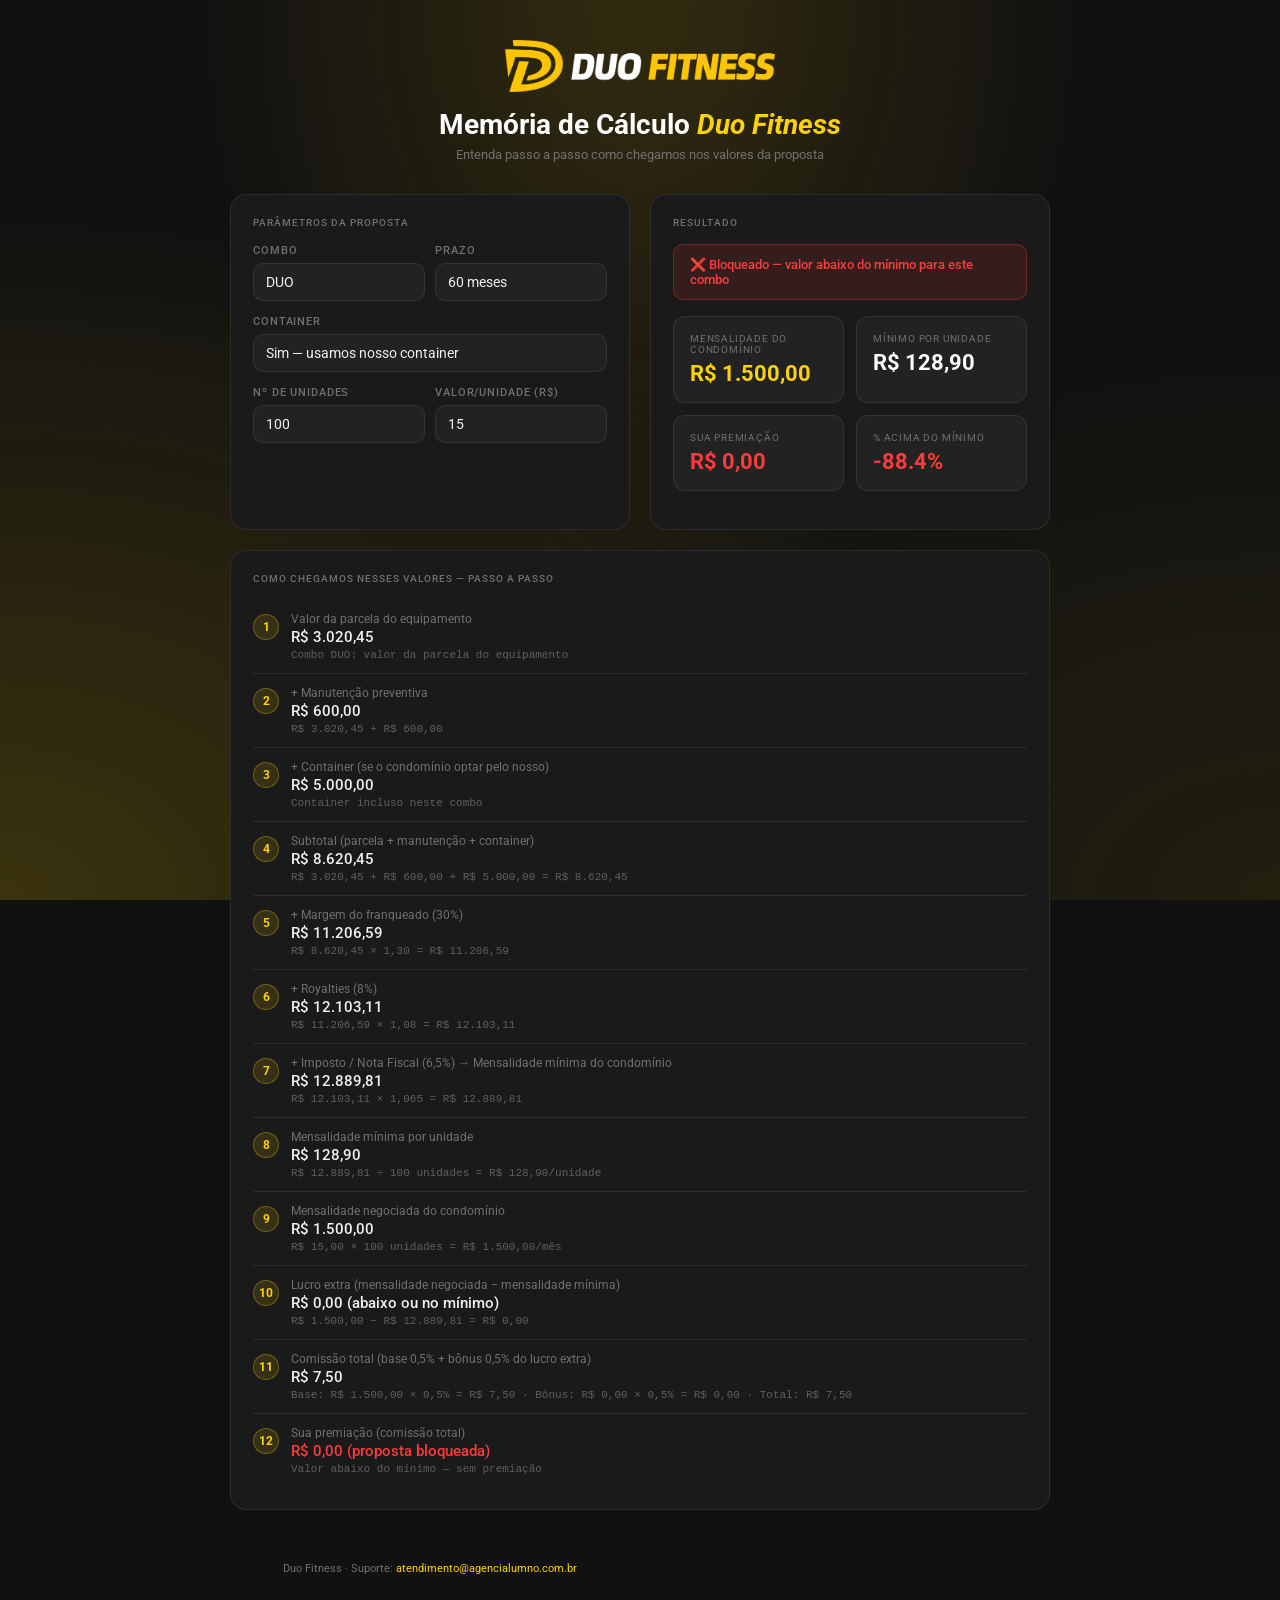
<file: simulador_duofitness/calculadora.html>
<!DOCTYPE html>
<html lang="pt-BR">
<head>
  <meta charset="UTF-8">
  <meta name="viewport" content="width=device-width, initial-scale=1.0">
  <link rel="icon" type="image/png" href="assets/simbolo.png">
  <title>Memória de Cálculo — Duo Fitness</title>
  <link href="https://fonts.googleapis.com/css2?family=Roboto:wght@400;500;700&display=swap" rel="stylesheet">
  <style>
    :root {
      --amarelo: #fed205;
      --amarelo-dim: rgba(254,210,5,0.12);
      --amarelo-border: rgba(254,210,5,0.3);
      --fundo: #111111;
      --card: #1a1a1a;
      --card2: #222222;
      --borda: rgba(255,255,255,0.08);
      --texto: #f0f0f0;
      --muted: #707070;
      --verde: #00c853;
      --verde-dim: rgba(0,200,83,0.12);
      --vermelho: #ff3b3b;
      --vermelho-dim: rgba(255,59,59,0.12);
      --laranja: #ff8c00;
      --laranja-dim: rgba(255,140,0,0.12);
    }

    * { box-sizing: border-box; margin: 0; padding: 0; }

    body {
      background: var(--fundo);
      color: var(--texto);
      font-family: 'Roboto', sans-serif;
      font-size: 15px;
      min-height: 100vh;
    }

    body::before {
      content: '';
      position: fixed; inset: 0;
      background:
        radial-gradient(ellipse at 0% 100%, rgba(254,210,5,0.18) 0%, transparent 55%),
        radial-gradient(ellipse at 50% 0%, rgba(254,210,5,0.14) 0%, transparent 50%),
        radial-gradient(ellipse at 100% 100%, rgba(254,210,5,0.08) 0%, transparent 45%);
      pointer-events: none; z-index: 0;
    }

    .wrap {
      position: relative; z-index: 1;
      max-width: 860px;
      margin: 0 auto;
      padding: 0 20px 60px;
    }

    /* HEADER */
    .header {
      text-align: center;
      padding: 40px 0 32px;
    }
    .logo-img { height: 52px; margin-bottom: 12px; }
    .header-titulo {
      font-size: clamp(20px, 3vw, 28px);
      font-weight: 700;
      color: #fff;
    }
    .header-titulo span { color: var(--amarelo); font-style: italic; }
    .header-sub {
      font-size: 13px;
      color: var(--muted);
      margin-top: 6px;
    }

    /* GRID */
    .grid {
      display: grid;
      grid-template-columns: 1fr 1fr;
      gap: 20px;
    }

    /* CARDS */
    .card {
      background: var(--card);
      border: 1px solid var(--borda);
      border-radius: 16px;
      padding: 22px;
    }
    .card-titulo {
      font-size: 10px;
      font-weight: 500;
      letter-spacing: .10em;
      text-transform: uppercase;
      color: var(--muted);
      margin-bottom: 16px;
    }

    /* CAMPOS */
    .campo { margin-bottom: 14px; }
    .campo:last-child { margin-bottom: 0; }
    label {
      display: block;
      font-size: 11px;
      font-weight: 500;
      letter-spacing: .08em;
      text-transform: uppercase;
      color: var(--muted);
      margin-bottom: 6px;
    }
    select, input[type=number] {
      width: 100%;
      background: var(--card2);
      border: 1px solid var(--borda);
      border-radius: 10px;
      color: var(--texto);
      font-family: 'Roboto', sans-serif;
      font-size: 14px;
      padding: 10px 12px;
      outline: none;
      transition: border-color .2s;
      -webkit-appearance: none;
    }
    select:focus, input[type=number]:focus {
      border-color: var(--amarelo);
    }
    select option { background: #1a1a1a; }

    .campo-grid { display: grid; grid-template-columns: 1fr 1fr; gap: 10px; }

    /* STATUS */
    .status-badge {
      display: flex;
      align-items: center;
      gap: 8px;
      padding: 12px 16px;
      border-radius: 10px;
      font-size: 13px;
      font-weight: 500;
      border: 1px solid transparent;
      margin-bottom: 16px;
    }
    .status-bloqueado { background: var(--vermelho-dim); color: var(--vermelho); border-color: rgba(255,59,59,.3); }
    .status-minimo    { background: var(--laranja-dim);  color: var(--laranja);  border-color: rgba(255,140,0,.3); }
    .status-bom       { background: var(--verde-dim);    color: var(--verde);    border-color: rgba(0,200,83,.3); }
    .status-otimo     { background: rgba(0,200,83,.18);  color: var(--verde);    border-color: rgba(0,200,83,.4); }
    .status-maximo    { background: var(--amarelo-dim);  color: var(--amarelo);  border-color: var(--amarelo-border); }
    .status-vazio     { background: var(--card2); color: var(--muted); border-color: var(--borda); font-size: 12px; }

    /* MÉTRICAS */
    .metricas { display: grid; grid-template-columns: 1fr 1fr; gap: 12px; margin-bottom: 16px; }
    .metrica {
      background: var(--card2);
      border: 1px solid var(--borda);
      border-radius: 12px;
      padding: 16px;
    }
    .metrica-label { font-size: 10px; text-transform: uppercase; letter-spacing: .08em; color: var(--muted); margin-bottom: 6px; }
    .metrica-valor { font-size: 22px; font-weight: 700; color: #fff; }
    .metrica-valor.amarelo { color: var(--amarelo); }
    .metrica-valor.verde   { color: var(--verde); }
    .metrica-valor.vermelho { color: var(--vermelho); }

    /* PASSOS */
    .passo {
      display: flex;
      gap: 12px;
      align-items: flex-start;
      padding: 12px 0;
      border-bottom: 1px solid var(--borda);
    }
    .passo:last-child { border-bottom: none; }
    .passo-num {
      width: 26px; height: 26px;
      border-radius: 50%;
      background: var(--amarelo-dim);
      border: 1px solid var(--amarelo-border);
      color: var(--amarelo);
      font-size: 12px;
      font-weight: 700;
      display: flex; align-items: center; justify-content: center;
      flex-shrink: 0;
      margin-top: 2px;
    }
    .passo-body { flex: 1; }
    .passo-label { font-size: 12px; color: var(--muted); margin-bottom: 2px; }
    .passo-valor { font-size: 15px; font-weight: 500; color: var(--texto); }
    .passo-formula { font-size: 11px; color: var(--muted); margin-top: 3px; font-family: monospace; opacity: .8; }
    .passo-valor.destaque { color: var(--amarelo); font-size: 17px; }
    .passo-valor.verde { color: var(--verde); }
    .passo-valor.vermelho { color: var(--vermelho); }

    /* FULL WIDTH */
    .full { grid-column: 1 / -1; }

    /* RODAPÉ */
    .rodape {
      text-align: center;
      padding-top: 32px;
      font-size: 11px;
      color: var(--muted);
    }
    .rodape a { color: var(--amarelo); text-decoration: none; }

    @media (max-width: 640px) {
      .grid { grid-template-columns: 1fr; }
      .metricas { grid-template-columns: 1fr 1fr; }
      .campo-grid { grid-template-columns: 1fr; }
    }
  </style>
</head>
<body>
<div class="wrap">
  <header class="header">
    <img class="logo-img" src="assets/Logo sem fundo.png" alt="Duo Fitness" onerror="this.style.display='none'">
    <h1 class="header-titulo">Memória de Cálculo <span>Duo Fitness</span></h1>
    <p class="header-sub">Entenda passo a passo como chegamos nos valores da proposta</p>
  </header>

  <div class="grid">

    <!-- PARÂMETROS -->
    <div class="card">
      <div class="card-titulo">Parâmetros da proposta</div>

      <div class="campo-grid">
        <div class="campo">
          <label>Combo</label>
          <select id="combo">
            <option value="UNO">UNO</option>
            <option value="DUO" selected>DUO</option>
            <option value="TRIPLE">TRIPLE</option>
            <option value="PRIME">PRIME</option>
            <option value="ELITE">ELITE</option>
          </select>
        </div>
        <div class="campo">
          <label>Prazo</label>
          <select id="prazo">
            <option value="36">36 meses</option>
            <option value="48">48 meses</option>
            <option value="60" selected>60 meses</option>
          </select>
        </div>
      </div>

      <div class="campo">
        <label>Container</label>
        <select id="container">
          <option value="SIM">Sim — usamos nosso container</option>
          <option value="NAO">Não — condomínio tem espaço</option>
        </select>
      </div>

      <div class="campo-grid">
        <div class="campo">
          <label>Nº de unidades</label>
          <input type="number" id="aptos" value="100" min="1" placeholder="100">
        </div>
        <div class="campo">
          <label>Valor/unidade (R$)</label>
          <input type="number" id="vapo" value="15" min="0" step="0.5" placeholder="0,00">
        </div>
      </div>
    </div>

    <!-- RESULTADO -->
    <div class="card">
      <div class="card-titulo">Resultado</div>
      <div id="statusBadge" class="status-badge status-vazio">Preencha os campos</div>
      <div class="metricas">
        <div class="metrica">
          <div class="metrica-label">Mensalidade do condomínio</div>
          <div class="metrica-valor amarelo" id="mensCond">—</div>
        </div>
        <div class="metrica">
          <div class="metrica-label">Mínimo por unidade</div>
          <div class="metrica-valor" id="minUnit">—</div>
        </div>
        <div class="metrica">
          <div class="metrica-label">Sua premiação</div>
          <div class="metrica-valor verde" id="premiacao">—</div>
        </div>
        <div class="metrica">
          <div class="metrica-label">% acima do mínimo</div>
          <div class="metrica-valor" id="pctAcima">—</div>
        </div>
      </div>
    </div>

    <!-- PASSOS -->
    <div class="card full">
      <div class="card-titulo">Como chegamos nesses valores — passo a passo</div>

      <div class="passo">
        <div class="passo-num">1</div>
        <div class="passo-body">
          <div class="passo-label">Valor da parcela do equipamento</div>
          <div class="passo-valor" id="s1">—</div>
          <div class="passo-formula" id="s1f"></div>
        </div>
      </div>

      <div class="passo">
        <div class="passo-num">2</div>
        <div class="passo-body">
          <div class="passo-label">+ Manutenção preventiva</div>
          <div class="passo-valor" id="s2">—</div>
          <div class="passo-formula" id="s2f"></div>
        </div>
      </div>

      <div class="passo">
        <div class="passo-num">3</div>
        <div class="passo-body">
          <div class="passo-label">+ Container (se o condomínio optar pelo nosso)</div>
          <div class="passo-valor" id="s3">—</div>
          <div class="passo-formula" id="s3f"></div>
        </div>
      </div>

      <div class="passo">
        <div class="passo-num">4</div>
        <div class="passo-body">
          <div class="passo-label">Subtotal (parcela + manutenção + container)</div>
          <div class="passo-valor" id="s4">—</div>
          <div class="passo-formula" id="s4f"></div>
        </div>
      </div>

      <div class="passo">
        <div class="passo-num">5</div>
        <div class="passo-body">
          <div class="passo-label">+ Margem do franqueado (30%)</div>
          <div class="passo-valor" id="s5">—</div>
          <div class="passo-formula" id="s5f"></div>
        </div>
      </div>

      <div class="passo">
        <div class="passo-num">6</div>
        <div class="passo-body">
          <div class="passo-label">+ Royalties (8%)</div>
          <div class="passo-valor" id="s6">—</div>
          <div class="passo-formula" id="s6f"></div>
        </div>
      </div>

      <div class="passo">
        <div class="passo-num">7</div>
        <div class="passo-body">
          <div class="passo-label">+ Imposto / Nota Fiscal (6,5%) → Mensalidade mínima do condomínio</div>
          <div class="passo-valor" id="s7">—</div>
          <div class="passo-formula" id="s7f"></div>
        </div>
      </div>

      <div class="passo">
        <div class="passo-num">8</div>
        <div class="passo-body">
          <div class="passo-label">Mensalidade mínima por unidade</div>
          <div class="passo-valor" id="s8">—</div>
          <div class="passo-formula" id="s8f"></div>
        </div>
      </div>

      <div class="passo">
        <div class="passo-num">9</div>
        <div class="passo-body">
          <div class="passo-label">Mensalidade negociada do condomínio</div>
          <div class="passo-valor" id="s9">—</div>
          <div class="passo-formula" id="s9f"></div>
        </div>
      </div>

      <div class="passo">
        <div class="passo-num">10</div>
        <div class="passo-body">
          <div class="passo-label">Lucro extra (mensalidade negociada − mensalidade mínima)</div>
          <div class="passo-valor" id="s10">—</div>
          <div class="passo-formula" id="s10f"></div>
        </div>
      </div>

      <div class="passo">
        <div class="passo-num">11</div>
        <div class="passo-body">
          <div class="passo-label">Comissão total (base 0,5% + bônus 0,5% do lucro extra)</div>
          <div class="passo-valor" id="s11">—</div>
          <div class="passo-formula" id="s11f"></div>
        </div>
      </div>

      <div class="passo">
        <div class="passo-num">12</div>
        <div class="passo-body">
          <div class="passo-label">Sua premiação (comissão total)</div>
          <div class="passo-valor destaque" id="s12">—</div>
          <div class="passo-formula" id="s12f"></div>
        </div>
      </div>

    </div>

  <div class="rodape">
    Duo Fitness · Suporte: <a href="mailto:atendimento@agencialumno.com.br">atendimento@agencialumno.com.br</a>
  </div>
</div>

<script>
const COMBOS = {
  UNO:    { parcela: 1832.22, manutencao: 300.00,  container: 2500.00 },
  DUO:    { parcela: 3020.45, manutencao: 600.00,  container: 5000.00 },
  TRIPLE: { parcela: 4533.37, manutencao: 900.00,  container: 7500.00 },
  PRIME:  { parcela: 5574.78, manutencao: 1200.00, container: 10000.00 },
  ELITE:  { parcela: 7862.54, manutencao: 1300.00, container: 11000.00 },
};

const MARGEM_FRANQUEADO = 0.30;
const ROYALTIES         = 0.08;
const IMPOSTO_NF        = 0.065;
const BASE = 0.005, BONUS = 0.005;

function fmt(v) {
  return 'R$ ' + v.toLocaleString('pt-BR', { minimumFractionDigits: 2, maximumFractionDigits: 2 });
}

function set(id, txt, cls) {
  const el = document.getElementById(id);
  el.textContent = txt;
  if (cls) el.className = 'passo-valor ' + cls;
}

function setf(id, txt) {
  document.getElementById(id).textContent = txt;
}

function calcularCascata(combo, temContainer) {
  const d = COMBOS[combo];
  const subtotalBase = d.parcela + d.manutencao + (temContainer ? d.container : 0);
  const apoMargem = subtotalBase * MARGEM_FRANQUEADO;
  const subtotalMargem = subtotalBase + apoMargem;
  const apoRoyalties = subtotalMargem * ROYALTIES;
  const subtotalRoyalties = subtotalMargem + apoRoyalties;
  const apoImposto = subtotalRoyalties * IMPOSTO_NF;
  const mensalidadeMinima = subtotalRoyalties + apoImposto;

  return {
    parcela: d.parcela,
    manutencao: d.manutencao,
    container: temContainer ? d.container : 0,
    subtotalBase,
    margem: apoMargem,
    subtotalMargem,
    royalties: apoRoyalties,
    subtotalRoyalties,
    imposto: apoImposto,
    mensalidadeMinima,
  };
}

function calcular() {
  const combo  = document.getElementById('combo').value;
  const cont   = document.getElementById('container').value;
  const aptos  = parseFloat(document.getElementById('aptos').value) || 0;
  const vApto  = parseFloat(document.getElementById('vapo').value) || 0;

  const calc = calcularCascata(combo, cont === 'SIM');
  const mensCli = calc.mensalidadeMinima;
  const minApto = aptos > 0 ? mensCli / aptos : 0;
  const mensNeg = vApto * aptos;
  const contNeg = mensNeg;
  const contMin = calc.mensalidadeMinima;
  const extra   = Math.max(0, contNeg - contMin);
  const comBase  = contNeg * BASE;
  const comBonus = extra * BONUS;
  const comTotal = comBase + comBonus;
  const comCSS   = comTotal;
  const pct = minApto > 0 ? vApto / minApto - 1 : 0;
  const bloqueado = vApto > 0 && minApto > 0 && vApto < minApto;

  // Status
  let statusClass, statusTxt;
  if (!vApto || aptos === 0) {
    statusClass = 'status-vazio'; statusTxt = 'Preencha os campos para simular';
  } else if (bloqueado) {
    statusClass = 'status-bloqueado'; statusTxt = '❌ Bloqueado — valor abaixo do mínimo para este combo';
  } else if (pct < 0.05) {
    statusClass = 'status-minimo'; statusTxt = '⚠ No mínimo — premiação mínima. Tente subir o valor!';
  } else if (pct < 0.15) {
    statusClass = 'status-bom'; statusTxt = '✔ Bom negócio — aprovado! Ainda há margem para crescer.';
  } else if (pct < 0.25) {
    statusClass = 'status-otimo'; statusTxt = '🚀 Ótimo negócio — excelente! Premiação crescendo.';
  } else {
    statusClass = 'status-maximo'; statusTxt = '⭐ Máximo — premiação no topo!';
  }
  const bar = document.getElementById('statusBadge');
  bar.className = 'status-badge ' + statusClass;
  bar.textContent = statusTxt;

  // Métricas
  document.getElementById('mensCond').textContent = vApto && aptos ? fmt(mensNeg) : '—';
  document.getElementById('minUnit').textContent  = minApto ? fmt(minApto) : '—';
  document.getElementById('premiacao').textContent = bloqueado ? 'R$ 0,00' : (comCSS ? fmt(comCSS) : '—');
  document.getElementById('premiacao').className = 'metrica-valor ' + (bloqueado ? 'vermelho' : 'verde');
  document.getElementById('pctAcima').textContent = minApto && vApto ? (pct * 100).toFixed(1) + '%' : '—';
  document.getElementById('pctAcima').className = 'metrica-valor ' + (bloqueado ? 'vermelho' : pct >= 0.25 ? 'amarelo' : 'verde');

  // Passos
  set('s1', fmt(calc.parcela));
  setf('s1f', `Combo ${combo}: valor da parcela do equipamento`);

  set('s2', fmt(calc.manutencao));
  setf('s2f', `${fmt(calc.parcela)} + ${fmt(calc.manutencao)}`);

  set('s3', cont === 'SIM' ? fmt(calc.container) : 'R$ 0,00 (condomínio tem espaço próprio)');
  setf('s3f', cont === 'SIM' ? `Container incluso neste combo` : `Container não contratado — não entra na conta`);

  set('s4', fmt(calc.subtotalBase));
  setf('s4f', `${fmt(calc.parcela)} + ${fmt(calc.manutencao)} + ${fmt(calc.container)} = ${fmt(calc.subtotalBase)}`);

  set('s5', fmt(calc.subtotalMargem));
  setf('s5f', `${fmt(calc.subtotalBase)} × 1,30 = ${fmt(calc.subtotalMargem)}`);

  set('s6', fmt(calc.subtotalRoyalties));
  setf('s6f', `${fmt(calc.subtotalMargem)} × 1,08 = ${fmt(calc.subtotalRoyalties)}`);

  set('s7', fmt(calc.mensalidadeMinima));
  setf('s7f', `${fmt(calc.subtotalRoyalties)} × 1,065 = ${fmt(calc.mensalidadeMinima)}`);

  set('s8', minApto ? fmt(minApto) : '—');
  setf('s8f', aptos ? `${fmt(calc.mensalidadeMinima)} ÷ ${aptos} unidades = ${fmt(minApto)}/unidade` : '');

  set('s9', mensNeg ? fmt(mensNeg) : '—');
  setf('s9f', (vApto && aptos) ? `R$ ${vApto.toLocaleString('pt-BR',{minimumFractionDigits:2})} × ${aptos} unidades = ${fmt(mensNeg)}/mês` : '');

  set('s10', extra > 0 ? fmt(extra) : 'R$ 0,00 (abaixo ou no mínimo)', extra > 0 ? 'verde' : '');
  setf('s10f', contNeg ? `${fmt(contNeg)} − ${fmt(contMin)} = ${fmt(extra)}` : '');

  set('s11', fmt(comTotal));
  setf('s11f', `Base: ${fmt(contNeg)} × 0,5% = ${fmt(comBase)} · Bônus: ${fmt(extra)} × 0,5% = ${fmt(comBonus)} · Total: ${fmt(comTotal)}`);

  set('s12', bloqueado ? 'R$ 0,00 (proposta bloqueada)' : fmt(comCSS), bloqueado ? 'vermelho' : 'destaque');
  setf('s12f', !bloqueado ? `${fmt(comTotal)} (sem redução)` : 'Valor abaixo do mínimo — sem premiação');
}

['combo','container','aptos','vapo'].forEach(id => {
  document.getElementById(id).addEventListener('input', calcular);
});
calcular();
</script>
</body>
</html>
</file>
<file: privacidade/legal.css>
:root {
  --amarelo: #fed205;
  --preto: #000000;
  --fundo: #0a0a0a;
  --card: #141414;
  --borda: #2a2a2a;
  --texto: #f2f2f2;
  --texto-suave: #b5b5b5;
}

* { box-sizing: border-box; }

html { scroll-behavior: smooth; }

body {
  margin: 0;
  background: var(--fundo);
  color: var(--texto);
  font-family: Roboto, -apple-system, "Segoe UI", Arial, sans-serif;
  font-size: 17px;
  line-height: 1.65;
}

header.topo {
  background: var(--preto);
  border-bottom: 3px solid var(--amarelo);
  padding: 20px 16px;
}

header.topo .interno {
  max-width: 820px;
  margin: 0 auto;
  display: flex;
  align-items: center;
  gap: 14px;
}

header.topo img { height: 44px; width: auto; }

header.topo .marca { font-weight: 700; letter-spacing: .04em; color: var(--amarelo); }

main {
  max-width: 820px;
  margin: 0 auto;
  padding: 32px 16px 64px;
}

h1 { font-size: 2rem; line-height: 1.2; margin: 0 0 8px; }
h2 {
  font-size: 1.35rem;
  margin: 40px 0 12px;
  padding-top: 8px;
  color: var(--amarelo);
  border-top: 1px solid var(--borda);
}
h3 { font-size: 1.1rem; margin: 24px 0 8px; }

p, li { color: var(--texto); }
.suave, .meta { color: var(--texto-suave); font-size: .95rem; }

a { color: var(--amarelo); }
a:focus-visible, button:focus-visible { outline: 3px solid var(--amarelo); outline-offset: 2px; }

.resumo {
  background: var(--card);
  border: 1px solid var(--borda);
  border-left: 5px solid var(--amarelo);
  border-radius: 8px;
  padding: 16px 20px;
  margin: 24px 0;
}
.resumo ul { margin: 8px 0 0; padding-left: 20px; }

nav.indice {
  background: var(--card);
  border: 1px solid var(--borda);
  border-radius: 8px;
  padding: 12px 20px;
  margin: 24px 0;
}
nav.indice ol { columns: 2; column-gap: 32px; margin: 8px 0 0; padding-left: 20px; }
nav.indice li { margin: 4px 0; font-size: .95rem; }

.tabela-wrap { overflow-x: auto; margin: 16px 0; }
table { border-collapse: collapse; width: 100%; min-width: 620px; font-size: .95rem; }
th, td { border: 1px solid var(--borda); padding: 10px 12px; text-align: left; vertical-align: top; }
th { background: var(--card); color: var(--amarelo); }

.pendente {
  background: rgba(254, 210, 5, .15);
  color: var(--amarelo);
  padding: 0 4px;
  border-radius: 3px;
  font-weight: 700;
}

footer {
  border-top: 1px solid var(--borda);
  padding: 24px 16px;
  text-align: center;
  color: var(--texto-suave);
  font-size: .9rem;
}

@media (max-width: 600px) {
  body { font-size: 16px; }
  h1 { font-size: 1.6rem; }
  nav.indice ol { columns: 1; }
}

@media (prefers-color-scheme: light) {
  :root {
    --fundo: #ffffff;
    --card: #f6f6f6;
    --borda: #dcdcdc;
    --texto: #111111;
    --texto-suave: #555555;
  }
  h2, th, a { color: #7a6400; }
  .pendente { color: #7a6400; background: rgba(254, 210, 5, .35); }
  header.topo .marca { color: var(--amarelo); }
}

@media print {
  body { background: #fff; color: #000; }
  header.topo, nav.indice { display: none; }
  h2, a, th { color: #000; }
}
</file>
